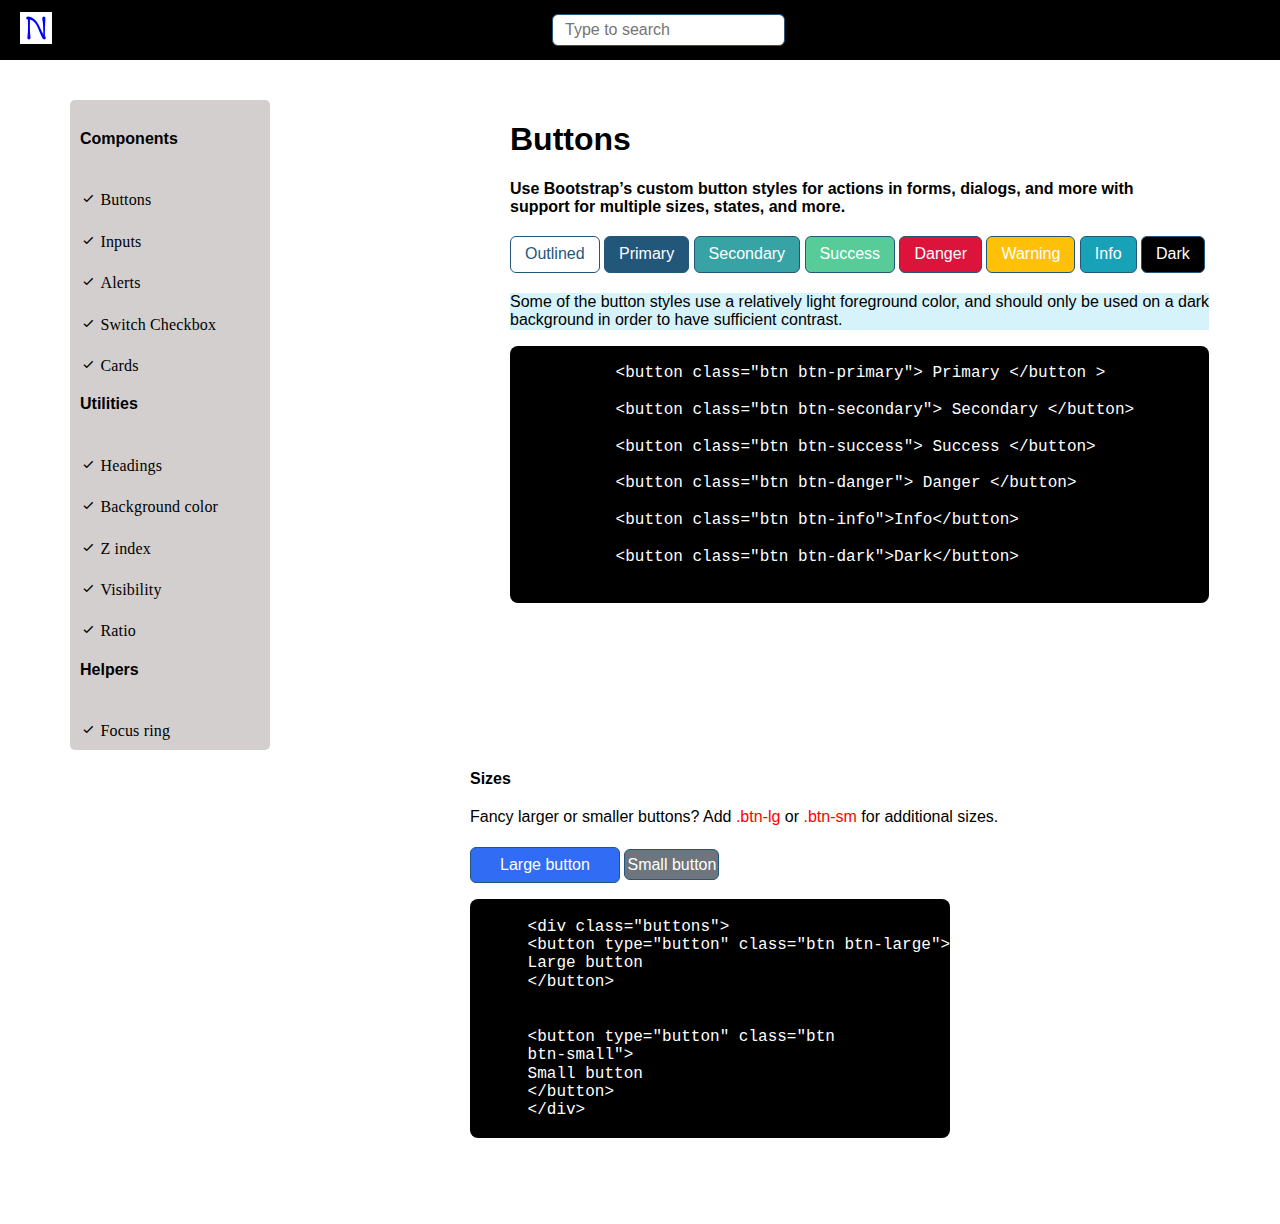
<file: index.html>
<!DOCTYPE html>
<html lang="en">
  <head>
    <meta charset="UTF-8" />
    <meta name="viewport" content="width=device-width, initial-scale=1.0" />
    <title>CSS FRAMEWORK</title>
    <!-- Boxicons -->
    <link
      href="https://unpkg.com/boxicons@2.1.4/css/boxicons.min.css"
      rel="stylesheet"
    />
    <!-- Favicon -->
    <link rel="icon" href="./public/favicon/favicon_io/favicon.ico" />
    <link rel="stylesheet" href="./css/main.min.css" />
  </head>
  <body>
    <header class="bg-dark">
      <div class="container">
        <nav class="flex justify-between item-center">
          <a href="#"
            ><img
              src="./public/favicon/favicon_io/favicon-32x32.png"
              alt="icon"
          /></a>

          <ul class="flex gap-x-16">
            <label for="search">
              <input
                type="search"
                placeholder="Type to search"
                id="search"
                class="input"
              />
            </label>
          </ul>
          <label class="switch">
            <input type="checkbox" />
            <span class="slider"></span>
          </label>
        </nav>
      </div>
    </header>
    <!-- Header ends -->
    <section id="buttonspage">
      <div class="container p">
        <div class="wrapper">
          <div class="side__bar">
            <h4>Components</h4>
            <ul>
              <li>
                <i class="bx bx-check"></i>
                <a href="./"> Buttons </a>
              </li>
              <li>
                <i class="bx bx-check"></i>
                <a href="./pages/inputs/"> Inputs </a>
              </li>
              <li>
                <i class="bx bx-check"></i>
                <a href="./pages/alerts/"> Alerts </a>
              </li>

              <li>
                <i class="bx bx-check"></i>
                <a href="./pages/switchtoggles/"> Switch Checkbox </a>
              </li>
              <li>
                <i class="bx bx-check"></i>
                <a href="./pages/cards/"> Cards </a>
              </li>

              <h4>Utilities</h4>
              <li>
                <i class="bx bx-check"></i>
                <a href="./pages/headings/"> Headings </a>
              </li>
              <li>
                <i class="bx bx-check"></i>
                <a href="./pages/background_color/">Background color</a>
              </li>
              <li>
                <i class="bx bx-check"></i>
                <a href="./pages/z-index/">Z index</a>
              </li>
              <li>
                <i class="bx bx-check"></i>
                <a href="./pages/visibility/">Visibility</a>
              </li>
              <li>
                <i class="bx bx-check"></i>
                <a href="./pages/ratio/">Ratio</a>
              </li>
              <h4>Helpers</h4>
              <li>
                  <i class="bx bx-check"></i>
                  <a href="./pages/Focus_ring/">Focus ring</a>
                </li>
            </ul>
          </div>
          <div class="context">
            <h1>Buttons</h1>
            <h4>
              Use Bootstrap’s custom button styles for actions in forms,
              dialogs, and more with <br />
              support for multiple sizes, states, and more.
            </h4>
            <button class="btn outlined">Outlined</button>
            <button class="btn btn-primary">Primary</button>
            <button class="btn btn-secondary">Secondary</button>
            <button class="btn btn-success">Success</button>
            <button class="btn btn-danger">Danger</button>
            <button class="btn btn-warning">Warning</button>
            <button class="btn btn-info">Info</button>
            <button class="btn btn-dark">Dark</button>

            <p>
              Some of the button styles use a relatively light foreground color,
              and should only be used on a dark <br />
              background in order to have sufficient contrast.
            </p>

            <div class="wrapper bg-dark text-white rounded-4 my-8">
              <pre>
          <code>
           &lt;button class="btn btn-primary"&gt; Primary &lt;/button &gt;

           &lt;button class="btn btn-secondary"&gt; Secondary &lt;/button&gt;

           &lt;button class="btn btn-success"&gt; Success &lt;/button&gt;

           &lt;button class="btn btn-danger"&gt; Danger &lt;/button&gt;

           &lt;button class="btn btn-info"&gt;Info&lt;/button&gt;

           &lt;button class="btn btn-dark"&gt;Dark&lt;/button&gt;
          </code>
          </pre>
            </div>
          </div>
        </div>
        <div class="wrapper__bottom">
          <h4>Sizes</h4>
          <p>
            Fancy larger or smaller buttons? Add <span>.btn-lg</span> or
            <span>.btn-sm </span>for additional sizes.
          </p>
          <div class="buttons">
            <button type="button" 
            class="btn btn-large">
              Large button
            </button>
            <button type="button" 
            class="btn btn-small">
            Small button
          </button>
          </div>
          <div class="wrapper bg-dark text-white rounded-4 my-8">
            <pre><code>
      &lt;div class="buttons"&gt;
      &lt;button type="button" class="btn btn-large"&gt;
      Large button
      &lt;/button&gt;


      &lt;button type="button" class="btn 
      btn-small"&gt;
      Small button
      &lt;/button&gt;
      &lt;/div&gt;
              </code></pre>
        </div>
      </div>
    </section>
  </body>
</html>
</file>
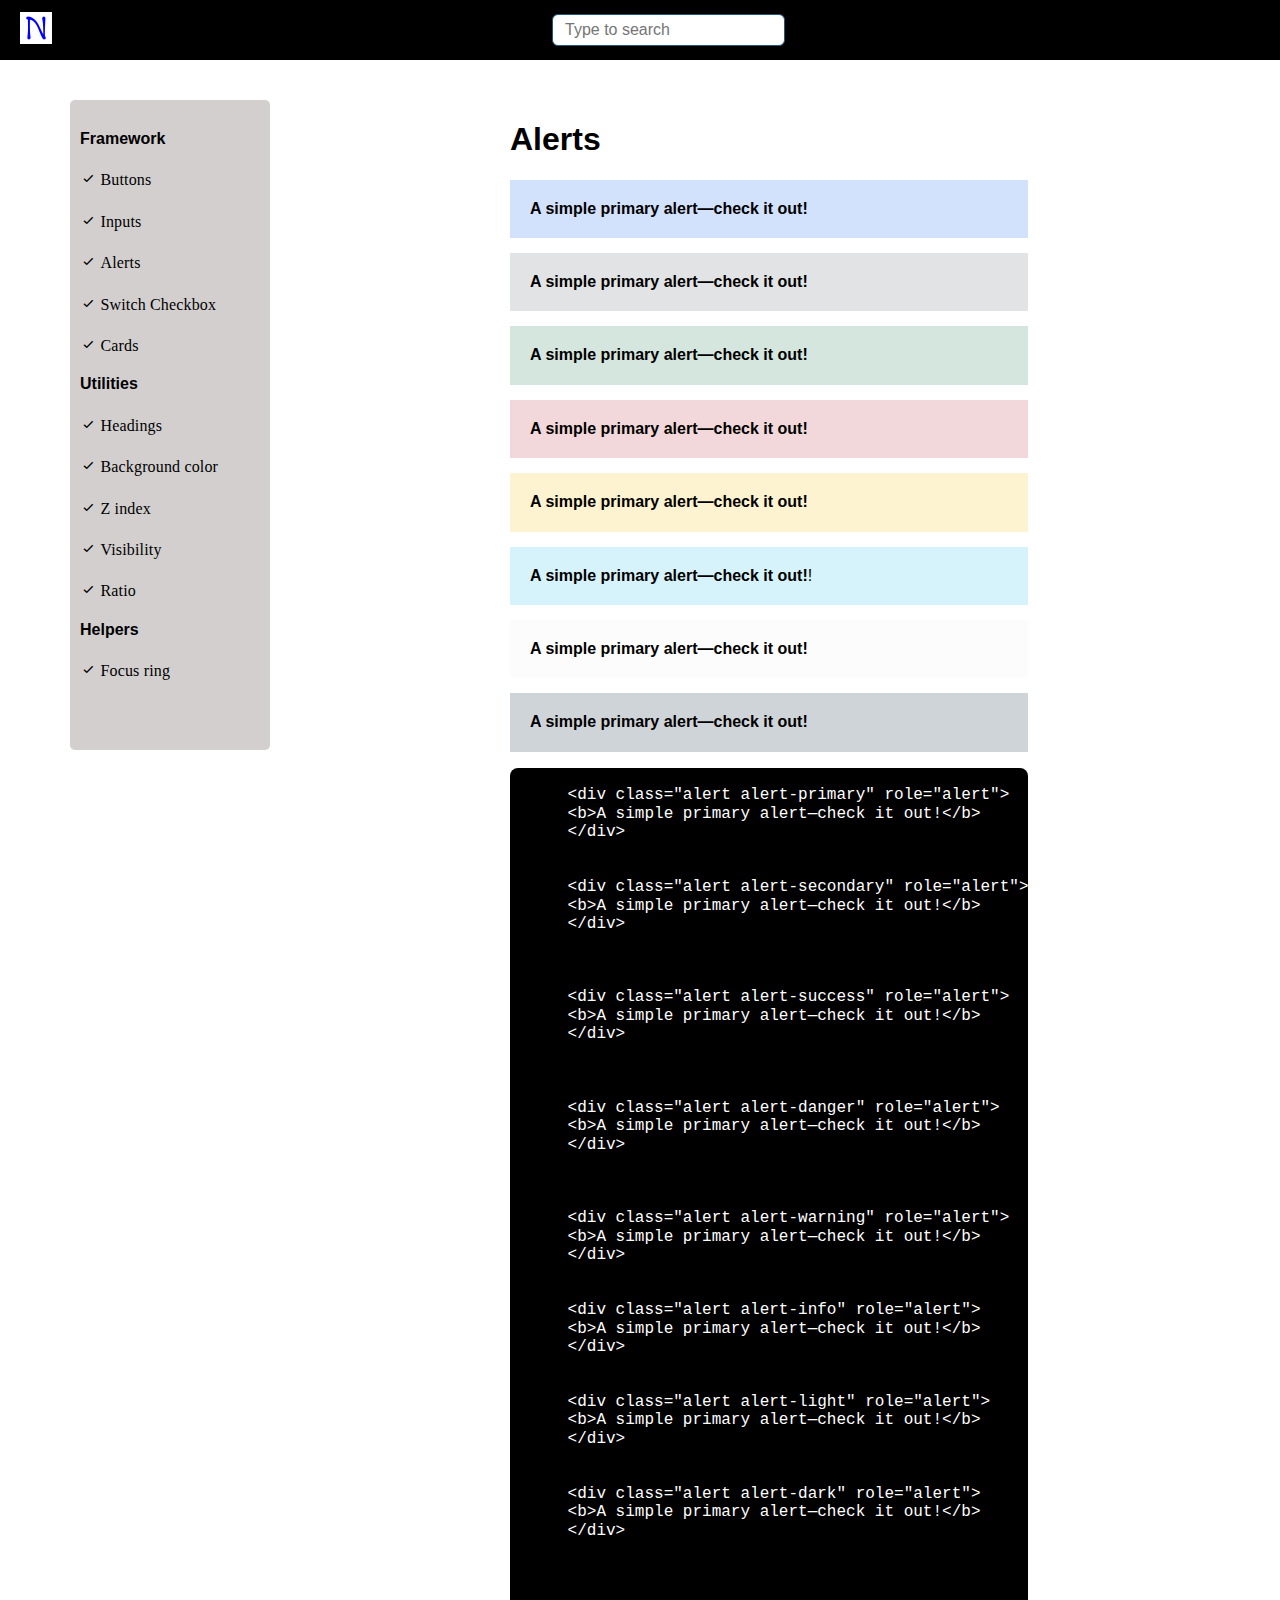
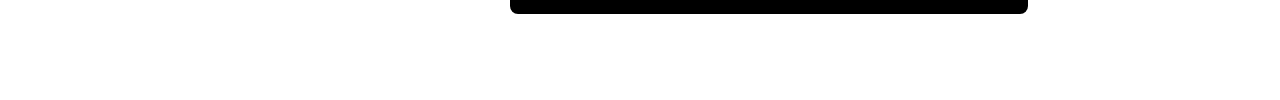
<file: pages/alerts/index.html>
<!DOCTYPE html>
<html lang="en">
  <head>
    <meta charset="UTF-8" />
    <meta name="viewport" content="width=device-width, initial-scale=1.0" />
    <title>CSS FRAMEWORK</title>
    <!-- Boxicons -->
    <link
      href="https://unpkg.com/boxicons@2.1.4/css/boxicons.min.css"
      rel="stylesheet"
        />
        
    <!-- Favicon -->
    <link rel="icon" href="../../public/favicon/favicon_io/favicon.ico" />
    <link rel="stylesheet" href="../../css/main.min.css" />
  </head>
  <body>
    <header class="bg-dark">
      <div class="container">
        <nav class="flex justify-between item-center">
          <a href="#"
            ><img
              src="../../public/favicon/favicon_io/favicon-32x32.png"
              alt="icon"
          /></a>

          <ul class="flex gap-x-16">
            <label for="search">
              <input
                type="search"
                placeholder="Type to search"
                id="search"
                class="input"
              />
            </label>
          </ul>
          <label class="switch">
            <input type="checkbox" />
            <span class="slider"></span>
          </label>
        </nav>
      </div>
    </header>
    <!-- Header ends -->
    <section id="background">
      <div class="container p">
        <div class="wrapper">
          <div class="side__bar">
            <h4>Framework</h4>
            <ul>
                <li>
                  <i class="bx bx-check"></i>
                  <a href="../../"> Buttons </a>
                </li>
                <li>
                  <i class="bx bx-check"></i>
                  <a href="../inputs/"> Inputs </a>
                </li>
                <li>
                  <i class="bx bx-check"></i>
                  <a href="../alerts/"> Alerts </a>
                </li>
  
                <li>
                  <i class="bx bx-check"></i>
                  <a href="../switchtoggles/"> Switch Checkbox </a>
                </li>
                <li>
                  <i class="bx bx-check"></i>
                  <a href="../cards/"> Cards </a>
                </li>
  
                <h4>Utilities</h4>
                <li>
                  <i class="bx bx-check"></i>
                  <a href="../headings/"> Headings </a>
                </li>
                <li>
                  <i class="bx bx-check"></i>
                  <a href="../background_color/">Background color</a>
                </li>
                <li>
                  <i class="bx bx-check"></i>
                  <a href="../z-index/">Z index</a>
                </li>
                <li>
                  <i class="bx bx-check"></i>
                  <a href="../visibility/">Visibility</a>
                </li>
                <li>
                  <i class="bx bx-check"></i>
                  <a href="../ratio/">Ratio</a>
                </li>
                <h4>Helpers</h4>
                <li>
                    <i class="bx bx-check"></i>
                    <a href="../Focus_ring/">Focus ring</a>
                  </li>
              </ul>
          </div>
          <div class="context">
            <h1>Alerts</h1>

            <div class="flexw">
              <div class="alert alert-primary" role="alert">
                <b>A simple primary alert—check it out!</b>
            </div>
            <div class="alert alert-secondary" role="alert">
              <b>A simple primary alert—check it out!</b>
            </div>
            <div class="alert alert-success" role="alert">
              <b>A simple primary alert—check it out!</b>
            </div>
            <div class="alert alert-danger" role="alert">
              <b>A simple primary alert—check it out!</b>
            </div>
            <div class="alert alert-warning" role="alert">
              <b>A simple primary alert—check it out!</b>
            </div>
            <div class="alert alert-info" role="alert">
              <b>A simple primary alert—check it out!</b>!
            </div>
            <div class="alert alert-light" role="alert">
              <b>A simple primary alert—check it out!</b>
            </div>
            <div class="alert alert-dark" role="alert">
              <b>A simple primary alert—check it out!</b>
            </div>
            <div class="wrapper bg-dark text-white rounded-4 my-8">
              <pre>
            <code>
      &lt;div class="alert alert-primary" role="alert"&gt;
      &lt;b&gt;A simple primary alert—check it out!&lt;/b&gt; 
      &lt;/div&gt;


      &lt;div class="alert alert-secondary" role="alert"&gt;
      &lt;b&gt;A simple primary alert—check it out!&lt;/b&gt; 
      &lt;/div&gt;


    
      &lt;div class="alert alert-success" role="alert"&gt;
      &lt;b&gt;A simple primary alert—check it out!&lt;/b&gt; 
      &lt;/div&gt;


    
      &lt;div class="alert alert-danger" role="alert"&gt;
      &lt;b&gt;A simple primary alert—check it out!&lt;/b&gt; 
      &lt;/div&gt;


    
      &lt;div class="alert alert-warning" role="alert"&gt;
      &lt;b&gt;A simple primary alert—check it out!&lt;/b&gt; 
      &lt;/div&gt;


      &lt;div class="alert alert-info" role="alert"&gt;
      &lt;b&gt;A simple primary alert—check it out!&lt;/b&gt; 
      &lt;/div&gt;


      &lt;div class="alert alert-light" role="alert"&gt;
      &lt;b&gt;A simple primary alert—check it out!&lt;/b&gt; 
      &lt;/div&gt;


      &lt;div class="alert alert-dark" role="alert"&gt;
      &lt;b&gt;A simple primary alert—check it out!&lt;/b&gt; 
      &lt;/div&gt;
      
                      
            </code>
          </pre>
            </div>
          </div>
        </div>
      </div>
    </section>
  </body>
</html>
</file>
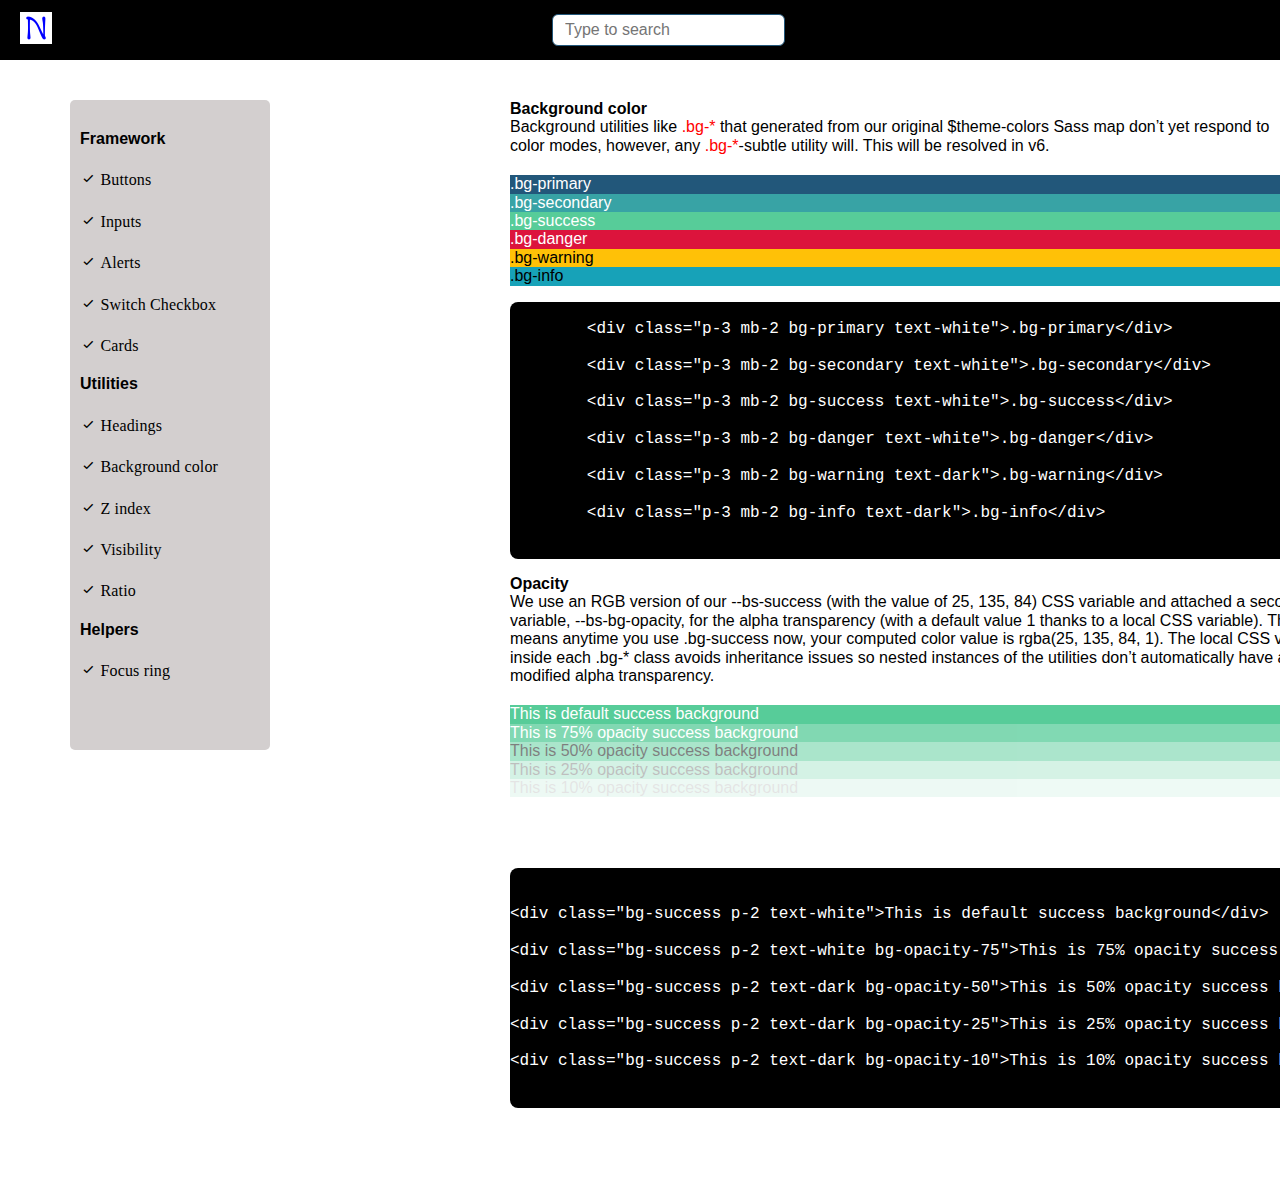
<file: pages/background_color/index.html>
<!DOCTYPE html>
<html lang="en">
  <head>
    <meta charset="UTF-8" />
    <meta name="viewport" content="width=device-width, initial-scale=1.0" />
    <title>CSS FRAMEWORK</title>
    <!-- Boxicons -->
    <link
      href="https://unpkg.com/boxicons@2.1.4/css/boxicons.min.css"
      rel="stylesheet"
        />
        
    <!-- Favicon -->
    <link rel="icon" href="../../public/favicon/favicon_io/favicon.ico" />
    <link rel="stylesheet" href="../../css/main.min.css" />
  </head>
  <body>
    <header class="bg-dark">
      <div class="container">
        <nav class="flex justify-between item-center">
          <a href="#"
            ><img
              src="../../public/favicon/favicon_io/favicon-32x32.png"
              alt="icon"
          /></a>

          <ul class="flex gap-x-16">
            <label for="search">
              <input
                type="search"
                placeholder="Type to search"
                id="search"
                class="input"
              />
            </label>
          </ul>
          <label class="switch">
            <input type="checkbox" />
            <span class="slider"></span>
          </label>
        </nav>
      </div>
    </header>
    <!-- Header ends -->
    <section id="background">
      <div class="container p">
        <div class="wrapper">
          <div class="side__bar">
            <h4>Framework</h4>
            <ul>
                <li>
                  <i class="bx bx-check"></i>
                  <a href="../../"> Buttons </a>
                </li>
                <li>
                  <i class="bx bx-check"></i>
                  <a href="../inputs/"> Inputs </a>
                </li>
                <li>
                  <i class="bx bx-check"></i>
                  <a href="../alerts/"> Alerts </a>
                </li>
  
                <li>
                  <i class="bx bx-check"></i>
                  <a href="../switchtoggles/"> Switch Checkbox </a>
                </li>
                <li>
                  <i class="bx bx-check"></i>
                  <a href="../cards/"> Cards </a>
                </li>
  
                <h4>Utilities</h4>
                <li>
                  <i class="bx bx-check"></i>
                  <a href="../headings/"> Headings </a>
                </li>
                <li>
                  <i class="bx bx-check"></i>
                  <a href="../background_color/">Background color</a>
                </li>
                <li>
                  <i class="bx bx-check"></i>
                  <a href="../z-index/">Z index</a>
                </li>
                <li>
                  <i class="bx bx-check"></i>
                  <a href="../visibility/">Visibility</a>
                </li>
                <li>
                  <i class="bx bx-check"></i>
                  <a href="../ratio/">Ratio</a>
                </li>
                <h4>Helpers</h4>
                <li>
                    <i class="bx bx-check"></i>
                    <a href="../Focus_ring/">Focus ring</a>
                  </li>
              </ul>
          </div>
          <div class="context">
            <h4>Background color</h4>
            <p>
              Background utilities like <span>.bg-*</span> that generated from
              our original $theme-colors Sass map don’t yet respond to <br />
              color modes, however, any <span>.bg-*</span>-subtle utility will.
              This will be resolved in v6.
            </p>

            <div class="background_colors">
              <div class="p-3 mb-2 bg-primary text-white" >.bg-primary</div>

              <div class="p-3 mb-2 bg-secondary text-white">.bg-secondary</div>

              <div class="p-3 mb-2 bg-success text-white">.bg-success</div>

              <div class="p-3 mb-2 bg-danger text-white">.bg-danger</div>

              <div class="p-3 mb-2 bg-warning text-dark">.bg-warning</div>

              <div class="p-3 mb-2 bg-info text-dark">.bg-info</div>

              <div class="wrapper bg-dark text-white rounded-4 my-8">
              <pre>
                <code>
        &lt;div class="p-3 mb-2 bg-primary text-white"&gt;.bg-primary&lt;/div&gt;

        &lt;div class="p-3 mb-2 bg-secondary text-white"&gt;.bg-secondary&lt;/div&gt;

        &lt;div class="p-3 mb-2 bg-success text-white"&gt;.bg-success&lt;/div&gt;

        &lt;div class="p-3 mb-2 bg-danger text-white"&gt;.bg-danger&lt;/div&gt;

        &lt;div class="p-3 mb-2 bg-warning text-dark"&gt;.bg-warning&lt;/div&gt;

        &lt;div class="p-3 mb-2 bg-info text-dark"&gt;.bg-info&lt;/div&gt;
                </code>
            </pre>

            </div>
          </div>
          <div class="Opacity">
            <h4>
                Opacity
            </h4>
            <p>
                We use an RGB version of our --bs-success (with the value of 25, 135, 84) CSS variable and attached a second CSS <br>
                variable, --bs-bg-opacity, for the alpha transparency (with a default value 1 thanks to a local CSS variable). That <br>
                means anytime you use .bg-success now, your computed color value is rgba(25, 135, 84, 1). The local CSS variable <br>
                inside each .bg-* class avoids inheritance issues so nested instances of the utilities don’t automatically have a <br>
                 modified alpha transparency.
            </p>
            <div class="opacity_ex">
    <div class="bg-success p-2 text-white">This is default success background</div>
    <div class="bg-success p-2 text-white bg-opacity-75" style="opacity: 75%;">This is 75% opacity success background</div>
    <div class="bg-success p-2 text-dark bg-opacity-50"style="opacity: 50%;">This is 50% opacity success background</div>
    <div class="bg-success p-2 text-dark bg-opacity-25"style="opacity: 25%;">This is 25% opacity success background</div>
    <div class="bg-success p-2 text-dark bg-opacity-10"style="opacity: 10%;">This is 10% opacity success background</div>
</div>
<pre>
    <code>

        <div class="wrapper bg-dark text-white rounded-4 my-8">
        
&lt;div class="bg-success p-2 text-white"&gt;This is default success background&lt;/div&gt;

&lt;div class="bg-success p-2 text-white bg-opacity-75"&gt;This is 75% opacity success background&lt;/div&gt;

&lt;div class="bg-success p-2 text-dark bg-opacity-50"&gt;This is 50% opacity success background&lt;/div&gt;

&lt;div class="bg-success p-2 text-dark bg-opacity-25"&gt;This is 25% opacity success background&lt;/div&gt;

&lt;div class="bg-success p-2 text-dark bg-opacity-10"&gt;This is 10% opacity success background&lt;/div&gt;

    </code>
</pre>

          </div>
        </div>
      </div>
    </section>
  </body>
</html>
</file>
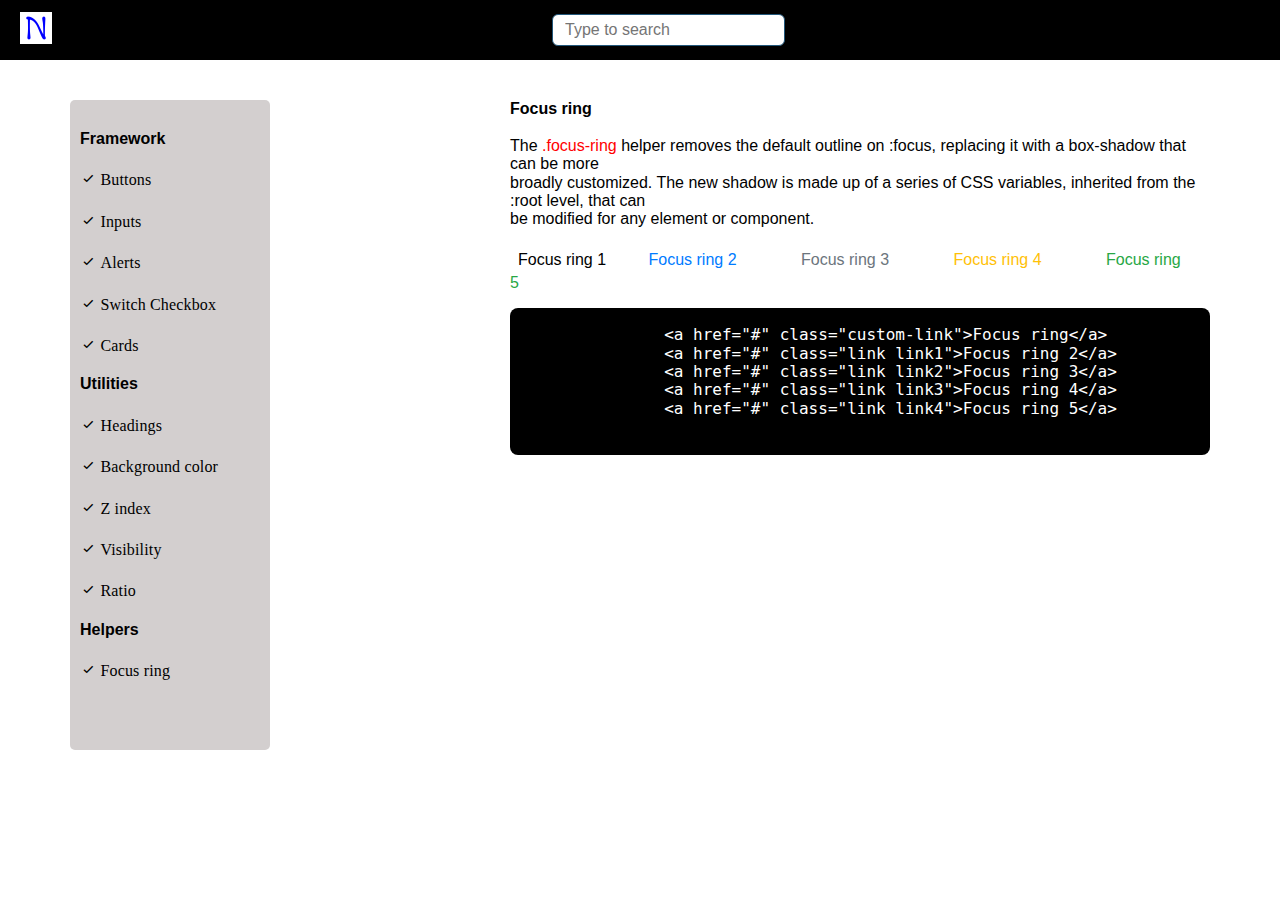
<file: pages/Focus_ring/index.html>
<!DOCTYPE html>
<html lang="en">
  <head>
    <meta charset="UTF-8" />
    <meta name="viewport" content="width=device-width, initial-scale=1.0" />
    <title>CSS FRAMEWORK</title>
    <!-- Boxicons -->
    <link
      href="https://unpkg.com/boxicons@2.1.4/css/boxicons.min.css"
      rel="stylesheet"
    />

    <!-- Favicon -->
    <link rel="icon" href="../../public/favicon/favicon_io/favicon.ico" />
    <link rel="stylesheet" href="../../css/main.min.css" />
  </head>
  <body>
    <header class="bg-dark">
      <div class="container">
        <nav class="flex justify-between item-center">
          <a href="#"
            ><img
              src="../../public/favicon/favicon_io/favicon-32x32.png"
              alt="icon"
          /></a>

          <ul class="flex gap-x-16">
            <label for="search">
              <input
                type="search"
                placeholder="Type to search"
                id="search"
                class="input"
              />
            </label>
          </ul>
          <label class="switch">
            <input type="checkbox" />
            <span class="slider"></span>
          </label>
        </nav>
      </div>
    </header>
    <!-- Header ends -->
    <section id="focusring">
      <div class="container p">
        <div class="wrapper">
          <div class="side__bar">
            <h4>Framework</h4>
            <ul>
              <li>
                <i class="bx bx-check"></i>
                <a href="../../"> Buttons </a>
              </li>
              <li>
                <i class="bx bx-check"></i>
                <a href="../inputs/"> Inputs </a>
              </li>
              <li>
                <i class="bx bx-check"></i>
                <a href="../alerts/"> Alerts </a>
              </li>

              <li>
                <i class="bx bx-check"></i>
                <a href="../switchtoggles/"> Switch Checkbox </a>
              </li>
              <li>
                <i class="bx bx-check"></i>
                <a href="../cards/"> Cards </a>
              </li>

              <h4>Utilities</h4>
              <li>
                <i class="bx bx-check"></i>
                <a href="../headings/"> Headings </a>
              </li>
              <li>
                <i class="bx bx-check"></i>
                <a href="../background_color/">Background color</a>
              </li>
              <li>
                <i class="bx bx-check"></i>
                <a href="../z-index/">Z index</a>
              </li>
              <li>
                <i class="bx bx-check"></i>
                <a href="../visibility/">Visibility</a>
              </li>
              <li>
                <i class="bx bx-check"></i>
                <a href="../ratio/">Ratio</a>
              </li>
              <h4>Helpers</h4>
              <li>
                <i class="bx bx-check"></i>
                <a href="../Focus_ring/">Focus ring</a>
              </li>
            </ul>
          </div>
          <div class="context">
            <h4>Focus ring</h4>
            <br />
            <p>
              The <span style="color: red">.focus-ring</span> helper removes the
              default outline on :focus, replacing it with a box-shadow that can
              be more <br />
              broadly customized. The new shadow is made up of a series of CSS
              variables, inherited from the :root level, that can <br />
              be modified for any element or component.
            </p>
            <br />
            <a href="#" class="custom-link">Focus ring 1</a>
            <a href="#" class="link link1">Focus ring 2</a>
            <a href="#" class="link link2">Focus ring 3</a>
            <a href="#" class="link link3">Focus ring 4</a>
            <a href="#" class="link link4">Focus ring 5</a>
            <div class="wrapper bg-dark text-white rounded-4 my-8">
              <pre>
            <code>
                &lt;a href="#" class="custom-link"&gt;Focus ring&lt;/a&gt;
                &lt;a href="#" class="link link1"&gt;Focus ring 2&lt;/a&gt;
                &lt;a href="#" class="link link2"&gt;Focus ring 3&lt;/a&gt;
                &lt;a href="#" class="link link3"&gt;Focus ring 4&lt;/a&gt;
                &lt;a href="#" class="link link4"&gt;Focus ring 5&lt;/a&gt;
            </code>
        </pre>
            </div>
          </div>
        </div>
      </div>
    </section>
  </body>
</html>
</file>
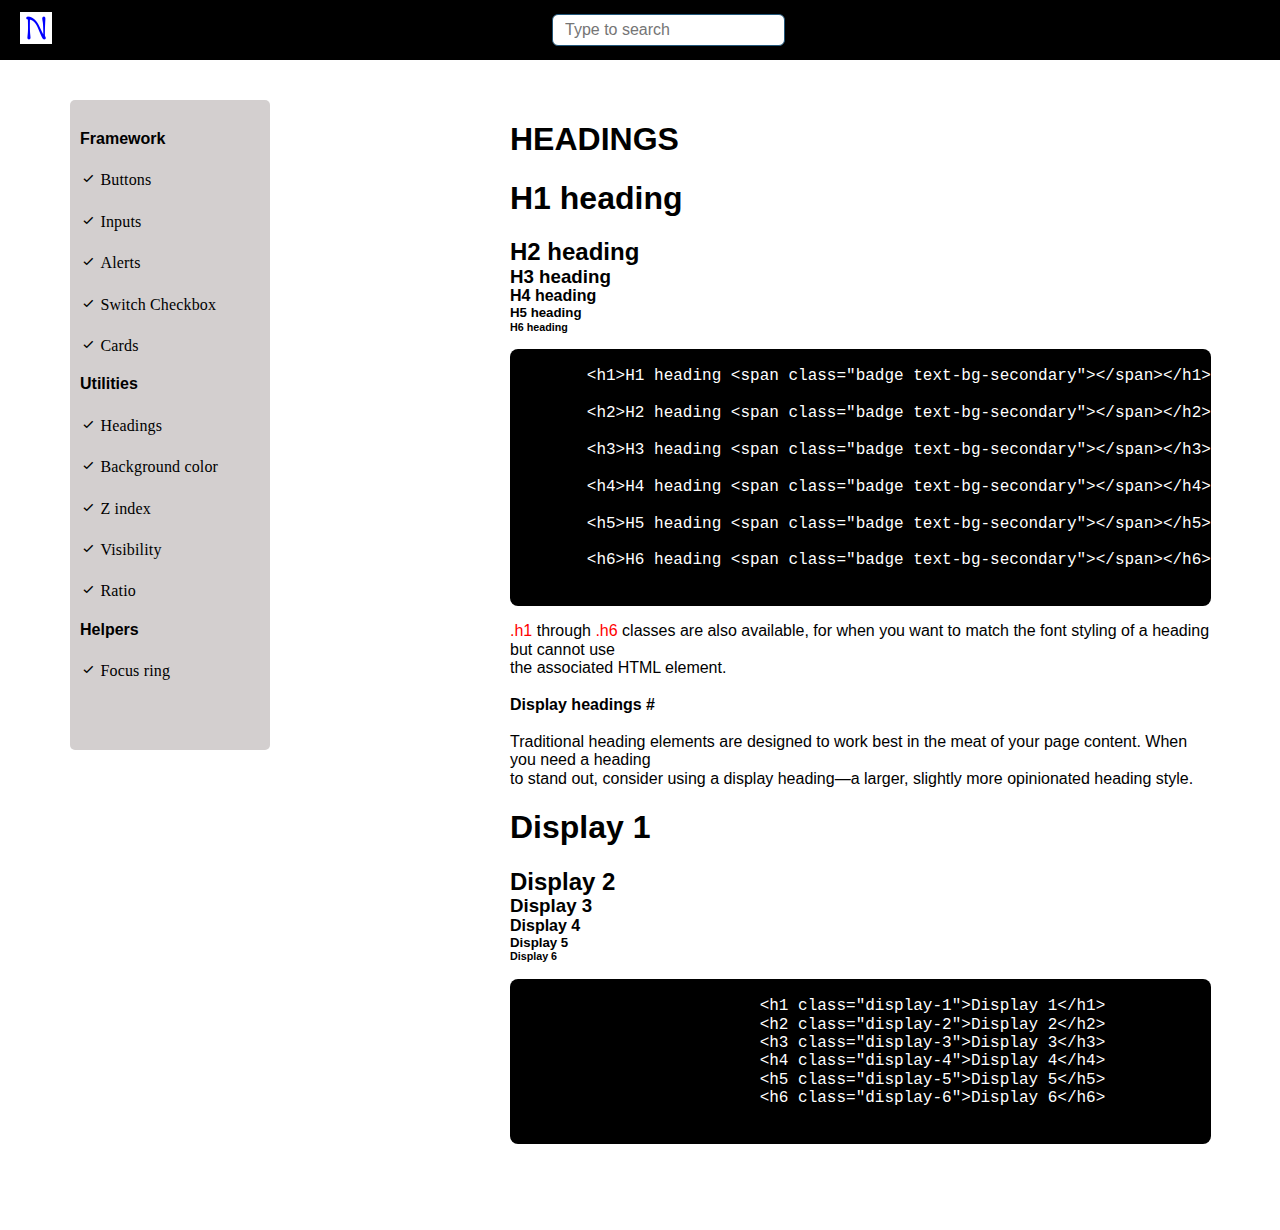
<file: pages/headings/index.html>
<!DOCTYPE html>
<html lang="en">
  <head>
    <meta charset="UTF-8" />
    <meta name="viewport" content="width=device-width, initial-scale=1.0" />
    <title>CSS FRAMEWORK</title>
    <!-- Boxicons -->
    <link
      href="https://unpkg.com/boxicons@2.1.4/css/boxicons.min.css"
      rel="stylesheet"
        />
        
    <!-- Favicon -->
    <link rel="icon" href="../../public/favicon/favicon_io/favicon.ico" />
    <link rel="stylesheet" href="../../css/main.min.css" />
  </head>
  <body>
    <header class="bg-dark">
      <div class="container">
        <nav class="flex justify-between item-center">
          <a href="#"
            ><img
              src="../../public/favicon/favicon_io/favicon-32x32.png"
              alt="icon"
          /></a>

          <ul class="flex gap-x-16">
            <label for="search">
              <input
                type="search"
                placeholder="Type to search"
                id="search"
                class="input"
              />
            </label>
          </ul>
          <label class="switch">
            <input type="checkbox" />
            <span class="slider"></span>
          </label>
        </nav>
      </div>
    </header>
    <!-- Header ends -->
    <section id="background">
      <div class="container p">
        <div class="wrapper">
          <div class="side__bar">
            <h4>Framework</h4>
            <ul>
                <li>
                  <i class="bx bx-check"></i>
                  <a href="../../"> Buttons </a>
                </li>
                <li>
                  <i class="bx bx-check"></i>
                  <a href="../inputs/"> Inputs </a>
                </li>
                <li>
                  <i class="bx bx-check"></i>
                  <a href="../alerts/"> Alerts </a>
                </li>
  
                <li>
                  <i class="bx bx-check"></i>
                  <a href="../switchtoggles/"> Switch Checkbox </a>
                </li>
                <li>
                  <i class="bx bx-check"></i>
                  <a href="../cards/"> Cards </a>
                </li>
  
                <h4>Utilities</h4>
                <li>
                  <i class="bx bx-check"></i>
                  <a href="../headings/"> Headings </a>
                </li>
                <li>
                  <i class="bx bx-check"></i>
                  <a href="../background_color/">Background color</a>
                </li>
                <li>
                  <i class="bx bx-check"></i>
                  <a href="../z-index/">Z index</a>
                </li>
                <li>
                  <i class="bx bx-check"></i>
                  <a href="../visibility/">Visibility</a>
                </li>
                <li>
                  <i class="bx bx-check"></i>
                  <a href="../ratio/">Ratio</a>
                </li>
                <h4>Helpers</h4>
                <li>
                    <i class="bx bx-check"></i>
                    <a href="../Focus_ring/">Focus ring</a>
                  </li>
              </ul>
          </div>
          <div class="context">
            <h1>HEADINGS</h1>

            <div class="flexw">
              <h1>H1 heading <span class="badge text-bg-secondary"></span></h1>
              <h2>H2 heading <span class="badge text-bg-secondary"></span></h2>
              <h3>H3 heading <span class="badge text-bg-secondary"></span></h3>
              <h4>H4 heading <span class="badge text-bg-secondary"></span></h4>
              <h5>H5 heading <span class="badge text-bg-secondary"></span></h5>
              <h6>H6 heading <span class="badge text-bg-secondary"></span></h6>
            </div>

            <div class="wrapper bg-dark text-white rounded-4 my-8">
              <pre><code>
        &lt;h1&gt;H1 heading &lt;span class="badge text-bg-secondary"&gt;&lt;/span&gt;&lt;/h1&gt;

        &lt;h2&gt;H2 heading &lt;span class="badge text-bg-secondary"&gt;&lt;/span&gt;&lt;/h2&gt;

        &lt;h3&gt;H3 heading &lt;span class="badge text-bg-secondary"&gt;&lt;/span&gt;&lt;/h3&gt;

        &lt;h4&gt;H4 heading &lt;span class="badge text-bg-secondary"&gt;&lt;/span&gt;&lt;/h4&gt;

        &lt;h5&gt;H5 heading &lt;span class="badge text-bg-secondary"&gt;&lt;/span&gt;&lt;/h5&gt;

        &lt;h6&gt;H6 heading &lt;span class="badge text-bg-secondary"&gt;&lt;/span&gt;&lt;/h6&gt;
                </code>
              </pre>
            </div>
            <p>
              <span>.h1</span> through <span>.h6</span> classes are also
              available, for when you want to match the font styling of a
              heading but cannot use <br />
              the associated HTML element. 
            </p>
            <br>

            <h4>Display headings #</h4> <br>
            <p>
              Traditional heading elements are designed to work best in the meat
              of your page content. When you need a heading <br />
              to stand out, consider using a display heading—a larger, slightly
              more opinionated heading style.
            </p>

            <h1 class="display-1">Display 1</h1>
            <h2 class="display-2">Display 2</h2>
            <h3 class="display-3">Display 3</h3>
            <h4 class="display-4">Display 4</h4>
            <h5 class="display-5">Display 5</h5>
            <h6 class="display-6">Display 6</h6>

            <div class="wrapper bg-dark text-white rounded-4 my-8">
            <pre>
              <code>
                          &lt;h1 class="display-1"&gt;Display 1&lt;/h1&gt;
                          &lt;h2 class="display-2"&gt;Display 2&lt;/h2&gt;
                          &lt;h3 class="display-3"&gt;Display 3&lt;/h3&gt;
                          &lt;h4 class="display-4"&gt;Display 4&lt;/h4&gt;
                          &lt;h5 class="display-5"&gt;Display 5&lt;/h5&gt;
                          &lt;h6 class="display-6"&gt;Display 6&lt;/h6&gt;
                          </code>
            </pre>
          </div>
        </div>
      </div>
    </section>
  </body>
</html>
</file>
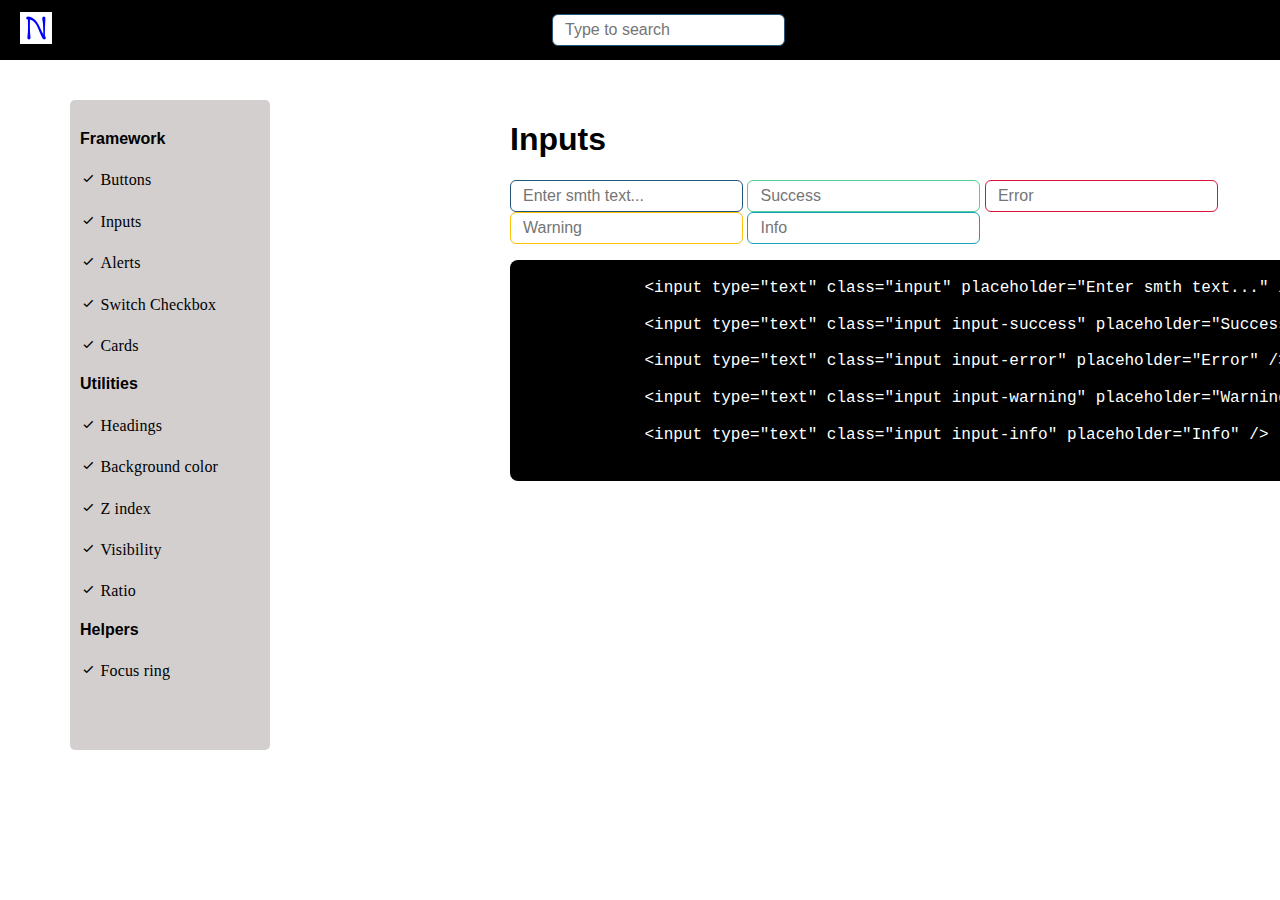
<file: pages/inputs/index.html>
<!DOCTYPE html>
<html lang="en">
  <head>
    <meta charset="UTF-8" />
    <meta name="viewport" content="width=device-width, initial-scale=1.0" />
    <title>CSS FRAMEWORK</title>
    <!-- Boxicons -->
    <link
      href="https://unpkg.com/boxicons@2.1.4/css/boxicons.min.css"
      rel="stylesheet"
        />
        
    <!-- Favicon -->
    <link rel="icon" href="../../public/favicon/favicon_io/favicon.ico" />
    <link rel="stylesheet" href="../../css/main.min.css" />
  </head>
  <body>
    <header class="bg-dark">
      <div class="container">
        <nav class="flex justify-between item-center">
          <a href="#"
            ><img
              src="../../public/favicon/favicon_io/favicon-32x32.png"
              alt="icon"
          /></a>

          <ul class="flex gap-x-16">
            <label for="search">
              <input
                type="search"
                placeholder="Type to search"
                id="search"
                class="input"
              />
            </label>
          </ul>
          <label class="switch">
            <input type="checkbox" />
            <span class="slider"></span>
          </label>
        </nav>
      </div>
    </header>
    <!-- Header ends -->
    <section id="background">
      <div class="container p">
        <div class="wrapper">
          <div class="side__bar">
            <h4>Framework</h4>
            <ul>
                <li>
                  <i class="bx bx-check"></i>
                  <a href="../../"> Buttons </a>
                </li>
                <li>
                  <i class="bx bx-check"></i>
                  <a href="../inputs/"> Inputs </a>
                </li>
                <li>
                  <i class="bx bx-check"></i>
                  <a href="../alerts/"> Alerts </a>
                </li>
  
                <li>
                  <i class="bx bx-check"></i>
                  <a href="../switchtoggles/"> Switch Checkbox </a>
                </li>
                <li>
                  <i class="bx bx-check"></i>
                  <a href="../cards/"> Cards </a>
                </li>
  
                <h4>Utilities</h4>
                <li>
                  <i class="bx bx-check"></i>
                  <a href="../headings/"> Headings </a>
                </li>
                <li>
                  <i class="bx bx-check"></i>
                  <a href="../background_color/">Background color</a>
                </li>
                <li>
                  <i class="bx bx-check"></i>
                  <a href="../z-index/">Z index</a>
                </li>
                <li>
                  <i class="bx bx-check"></i>
                  <a href="../visibility/">Visibility</a>
                </li>
                <li>
                  <i class="bx bx-check"></i>
                  <a href="../ratio/">Ratio</a>
                </li>
                <h4>Helpers</h4>
                <li>
                    <i class="bx bx-check"></i>
                    <a href="../Focus_ring/">Focus ring</a>
                  </li>
              </ul>
          </div>
          <div class="context">
            <h1>Inputs</h1>

            <div class="flexw">
              <input
                type="text"
                class="input"
                placeholder="Enter smth text..."
              />
              <input
                type="text"
                class="input input-success"
                placeholder="Success"
              />
              <input
                type="text"
                class="input input-error"
                placeholder="Error"
              />
              <input
                type="text"
                class="input input-warning"
                placeholder="Warning"
              />
              <input type="text" class="input input-info" placeholder="Info" />
            </div>

            <div class="wrapper bg-dark text-white rounded-4 my-8">
              <pre>
            <code>
              &lt;input type="text" class="input" placeholder="Enter smth text..." /&gt;
    
              &lt;input type="text" class="input input-success" placeholder="Success" /&gt;
    
              &lt;input type="text" class="input input-error" placeholder="Error" /&gt;
    
              &lt;input type="text" class="input input-warning" placeholder="Warning" /&gt;
    
              &lt;input type="text" class="input input-info" placeholder="Info" /&gt;
            </code>
          </pre>
            </div>
          </div>
        </div>
      </div>
    </section>
  </body>
</html>
</file>
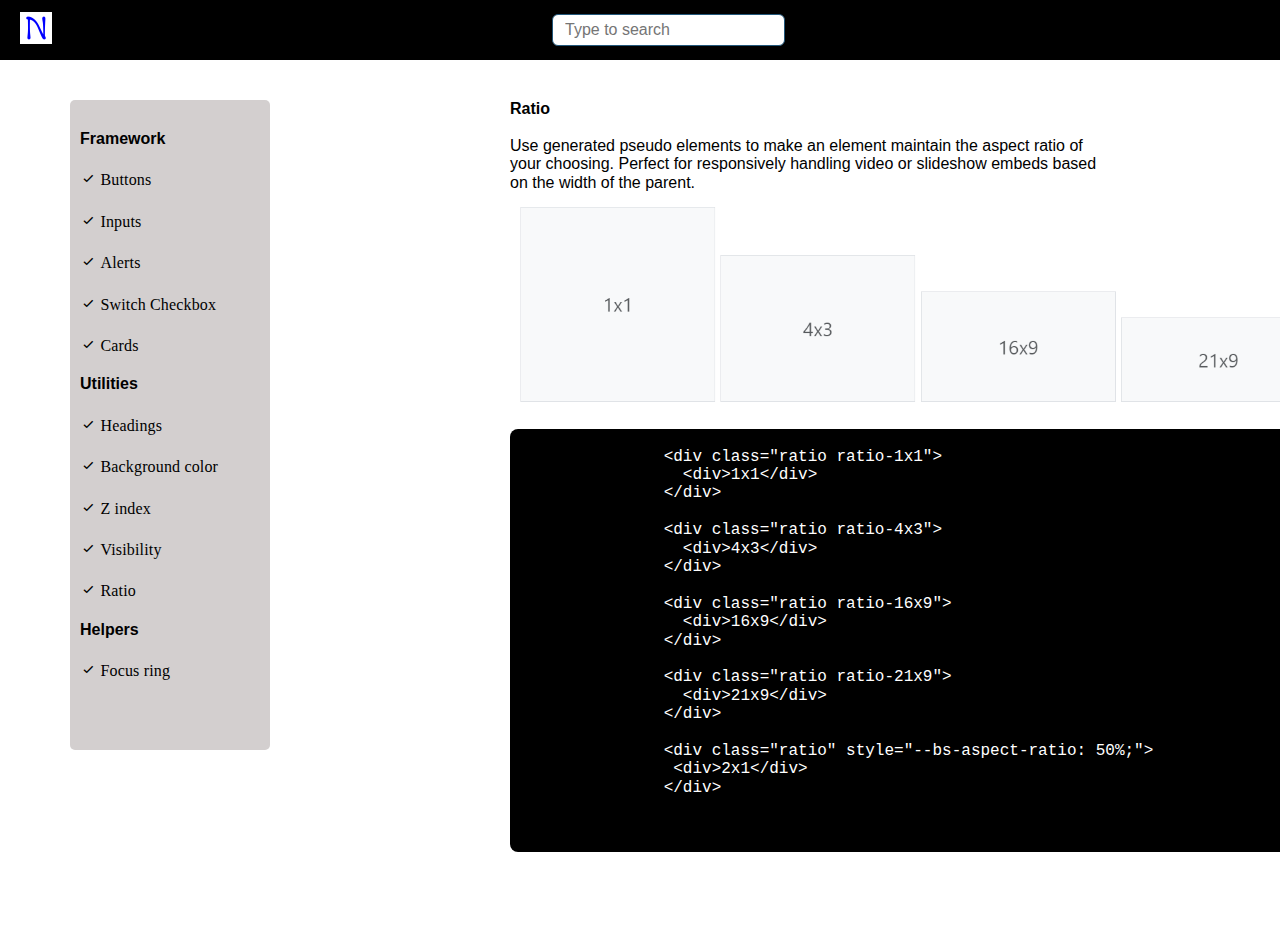
<file: pages/ratio/index.html>
<!DOCTYPE html>
<html lang="en">
  <head>
    <meta charset="UTF-8" />
    <meta name="viewport" content="width=device-width, initial-scale=1.0" />
    <title>CSS FRAMEWORK</title>
    <!-- Boxicons -->
    <link
      href="https://unpkg.com/boxicons@2.1.4/css/boxicons.min.css"
      rel="stylesheet"
        />
        
    <!-- Favicon -->
    <link rel="icon" href="../../public/favicon/favicon_io/favicon.ico" />
    <link rel="stylesheet" href="../../css/main.min.css" />
  </head>
  <body>
    <header class="bg-dark">
      <div class="container">
        <nav class="flex justify-between item-center">
          <a href="#"
            ><img
              src="../../public/favicon/favicon_io/favicon-32x32.png"
              alt="icon"
          /></a>

          <ul class="flex gap-x-16">
            <label for="search">
              <input
                type="search"
                placeholder="Type to search"
                id="search"
                class="input"
              />
            </label>
          </ul>
          <label class="switch">
            <input type="checkbox" />
            <span class="slider"></span>
          </label>
        </nav>
      </div>
    </header>
    <!-- Header ends -->
    <section id="background">
      <div class="container p">
        <div class="wrapper">
          <div class="side__bar">
            <h4>Framework</h4>
            <ul>
                <li>
                  <i class="bx bx-check"></i>
                  <a href="../../"> Buttons </a>
                </li>
                <li>
                  <i class="bx bx-check"></i>
                  <a href="../inputs/"> Inputs </a>
                </li>
                <li>
                  <i class="bx bx-check"></i>
                  <a href="../alerts/"> Alerts </a>
                </li>
  
                <li>
                  <i class="bx bx-check"></i>
                  <a href="../switchtoggles/"> Switch Checkbox </a>
                </li>
                <li>
                  <i class="bx bx-check"></i>
                  <a href="../cards/"> Cards </a>
                </li>
  
                <h4>Utilities</h4>
                <li>
                  <i class="bx bx-check"></i>
                  <a href="../headings/"> Headings </a>
                </li>
                <li>
                  <i class="bx bx-check"></i>
                  <a href="../background_color/">Background color</a>
                </li>
                <li>
                  <i class="bx bx-check"></i>
                  <a href="../z-index/">Z index</a>
                </li>
                <li>
                  <i class="bx bx-check"></i>
                  <a href="../visibility/">Visibility</a>
                </li>
                <li>
                  <i class="bx bx-check"></i>
                  <a href="../ratio/">Ratio</a>
                </li>
                <h4>Helpers</h4>
                <li>
                    <i class="bx bx-check"></i>
                    <a href="../Focus_ring/">Focus ring</a>
                  </li>
              </ul>
          </div>
          <div class="context">
            <h4>Ratio</h4>
            <br />

            <p>
              Use generated pseudo elements to make an element maintain the
              aspect ratio of <br />
              your choosing. Perfect for responsively handling video or
              slideshow embeds based <br />
              on the width of the parent.
            </p>
            <img
              src="../../assets/images/aspect_ratio.png"
              alt="ratio"
              width="900px"
            />

            <div class="wrapper bg-dark text-white rounded-4 my-8">
              <pre>
          <code>            
                &lt;div class="ratio ratio-1x1"&gt;
                  &lt;div&gt;1x1&lt;/div&gt;
                &lt;/div&gt;

                &lt;div class="ratio ratio-4x3"&gt;
                  &lt;div&gt;4x3&lt;/div&gt;
                &lt;/div&gt;

                &lt;div class="ratio ratio-16x9"&gt;
                  &lt;div&gt;16x9&lt;/div&gt;
                &lt;/div&gt;

                &lt;div class="ratio ratio-21x9"&gt;
                  &lt;div&gt;21x9&lt;/div&gt;
                &lt;/div&gt;

                &lt;div class="ratio" style="--bs-aspect-ratio: 50%;"&gt;
                 &lt;div&gt;2x1&lt;/div&gt;
                &lt;/div&gt;                                     
                       
          </code>
          </pre>
            </div>
          </div>
        </div>
      </div>
    </section>
  </body>
</html>
</file>
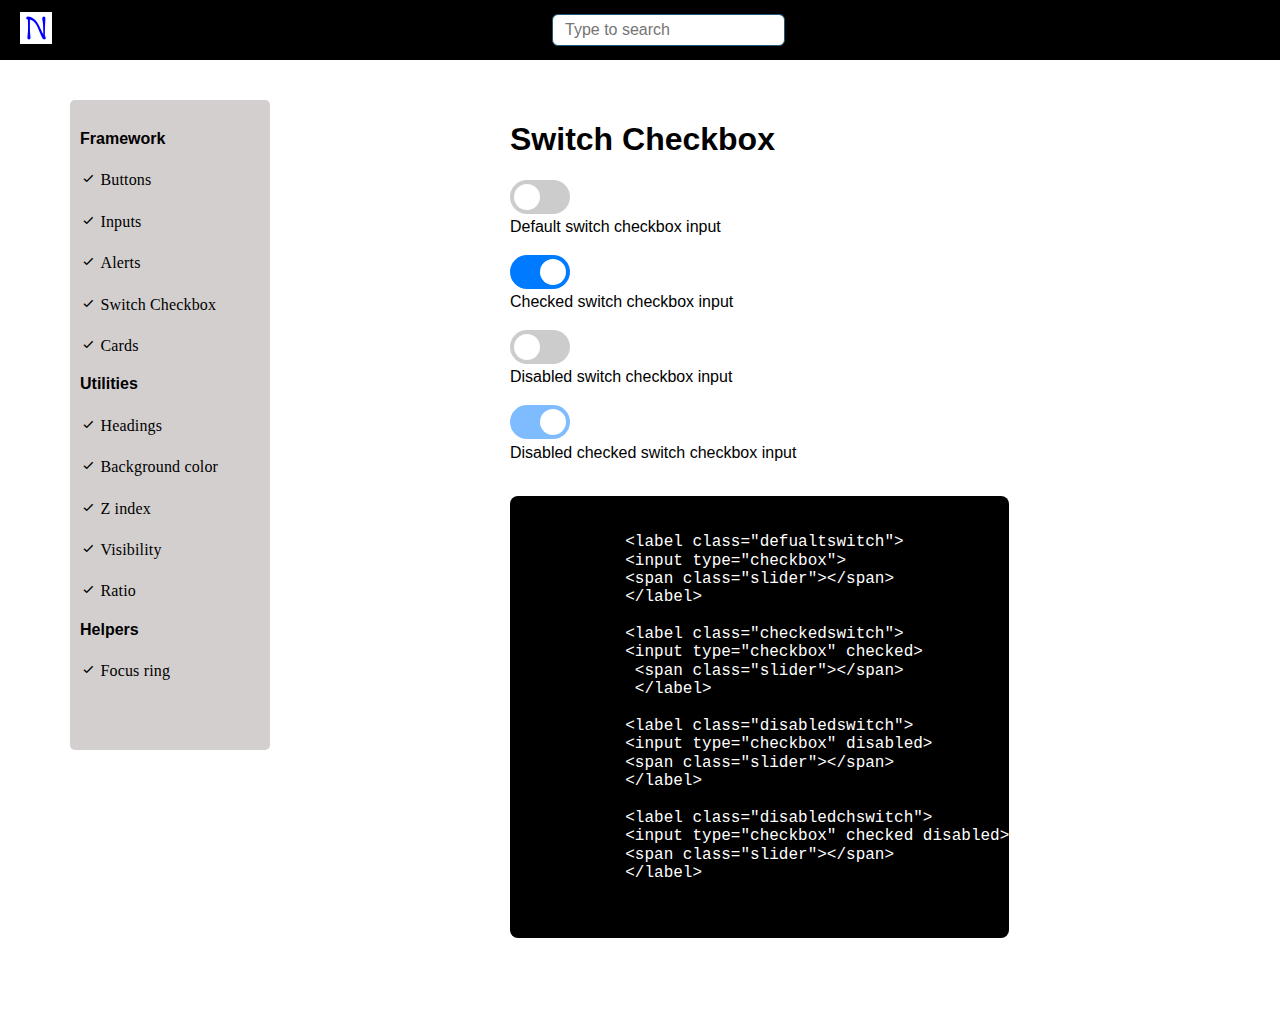
<file: pages/switchtoggles/index.html>
<!DOCTYPE html>
<html lang="en">
  <head>
    <meta charset="UTF-8" />
    <meta name="viewport" content="width=device-width, initial-scale=1.0" />
    <title>CSS FRAMEWORK</title>
    <!-- Boxicons -->
    <link
      href="https://unpkg.com/boxicons@2.1.4/css/boxicons.min.css"
      rel="stylesheet"
        />
        
    <!-- Favicon -->
    <link rel="icon" href="../../public/favicon/favicon_io/favicon.ico" />
    <link rel="stylesheet" href="../../css/main.min.css" />
  </head>
  <body>
    <header class="bg-dark">
      <div class="container">
        <nav class="flex justify-between item-center">
          <a href="#"
            ><img
              src="../../public/favicon/favicon_io/favicon-32x32.png"
              alt="icon"
          /></a>

          <ul class="flex gap-x-16">
            <label for="search">
              <input
                type="search"
                placeholder="Type to search"
                id="search"
                class="input"
              />
            </label>
          </ul>
          <label class="switch">
            <input type="checkbox" />
            <span class="slider"></span>
          </label>
        </nav>
      </div>
    </header>
    <!-- Header ends -->
    <section id="background">
      <div class="container p">
        <div class="wrapper">
          <div class="side__bar">
            <h4>Framework</h4>
            <ul>
                <li>
                  <i class="bx bx-check"></i>
                  <a href="../../"> Buttons </a>
                </li>
                <li>
                  <i class="bx bx-check"></i>
                  <a href="../inputs/"> Inputs </a>
                </li>
                <li>
                  <i class="bx bx-check"></i>
                  <a href="../alerts/"> Alerts </a>
                </li>
  
                <li>
                  <i class="bx bx-check"></i>
                  <a href="../switchtoggles/"> Switch Checkbox </a>
                </li>
                <li>
                  <i class="bx bx-check"></i>
                  <a href="../cards/"> Cards </a>
                </li>
  
                <h4>Utilities</h4>
                <li>
                  <i class="bx bx-check"></i>
                  <a href="../headings/"> Headings </a>
                </li>
                <li>
                  <i class="bx bx-check"></i>
                  <a href="../background_color/">Background color</a>
                </li>
                <li>
                  <i class="bx bx-check"></i>
                  <a href="../z-index/">Z index</a>
                </li>
                <li>
                  <i class="bx bx-check"></i>
                  <a href="../visibility/">Visibility</a>
                </li>
                <li>
                  <i class="bx bx-check"></i>
                  <a href="../ratio/">Ratio</a>
                </li>
                <h4>Helpers</h4>
                <li>
                    <i class="bx bx-check"></i>
                    <a href="../Focus_ring/">Focus ring</a>
                  </li>
              </ul>
          </div>
          <div class="context">
            <h1>Switch Checkbox</h1>

            <div class="flexw">
              <label class="defualtswitch">
                <input type="checkbox" />
                <span class="slider"></span>
              </label>
              <br />
              <p>Default switch checkbox input</p>
              <br />

              <label class="checkedswitch">
                <input type="checkbox" checked />
                <span class="slider"></span>
              </label>
              <br />
              <p>Checked switch checkbox input</p>
              <br />

              <label class="disabledswitch">
                <input type="checkbox" disabled />
                <span class="slider"></span>
              </label>
              <br />
              <p>Disabled switch checkbox input</p>
              <br />

              <label class="disabledchswitch">
                <input type="checkbox" checked disabled />
                <span class="slider"></span>
              </label>
              <br />
              <p>Disabled checked switch checkbox input</p>
              <br />
            </div>

            <div class="wrapper bg-dark text-white rounded-4 my-8">
              <pre>
                    <code>
                        
            &lt;label class="defualtswitch"&gt;
            &lt;input type="checkbox"&gt;
            &lt;span class="slider"&gt;&lt;/span&gt;
            &lt;/label&gt;
                    
            &lt;label class="checkedswitch"&gt;
            &lt;input type="checkbox" checked&gt;
             &lt;span class="slider"&gt;&lt;/span&gt;
             &lt;/label&gt;
                    
            &lt;label class="disabledswitch"&gt;
            &lt;input type="checkbox" disabled&gt;
            &lt;span class="slider"&gt;&lt;/span&gt;
            &lt;/label&gt;
                    
            &lt;label class="disabledchswitch"&gt;
            &lt;input type="checkbox" checked disabled&gt;
            &lt;span class="slider"&gt;&lt;/span&gt;
            &lt;/label&gt;

                    </code>
                </pre>
            </div>
          </div>
        </div>
      </div>
    </section>
  </body>
</html>
</file>
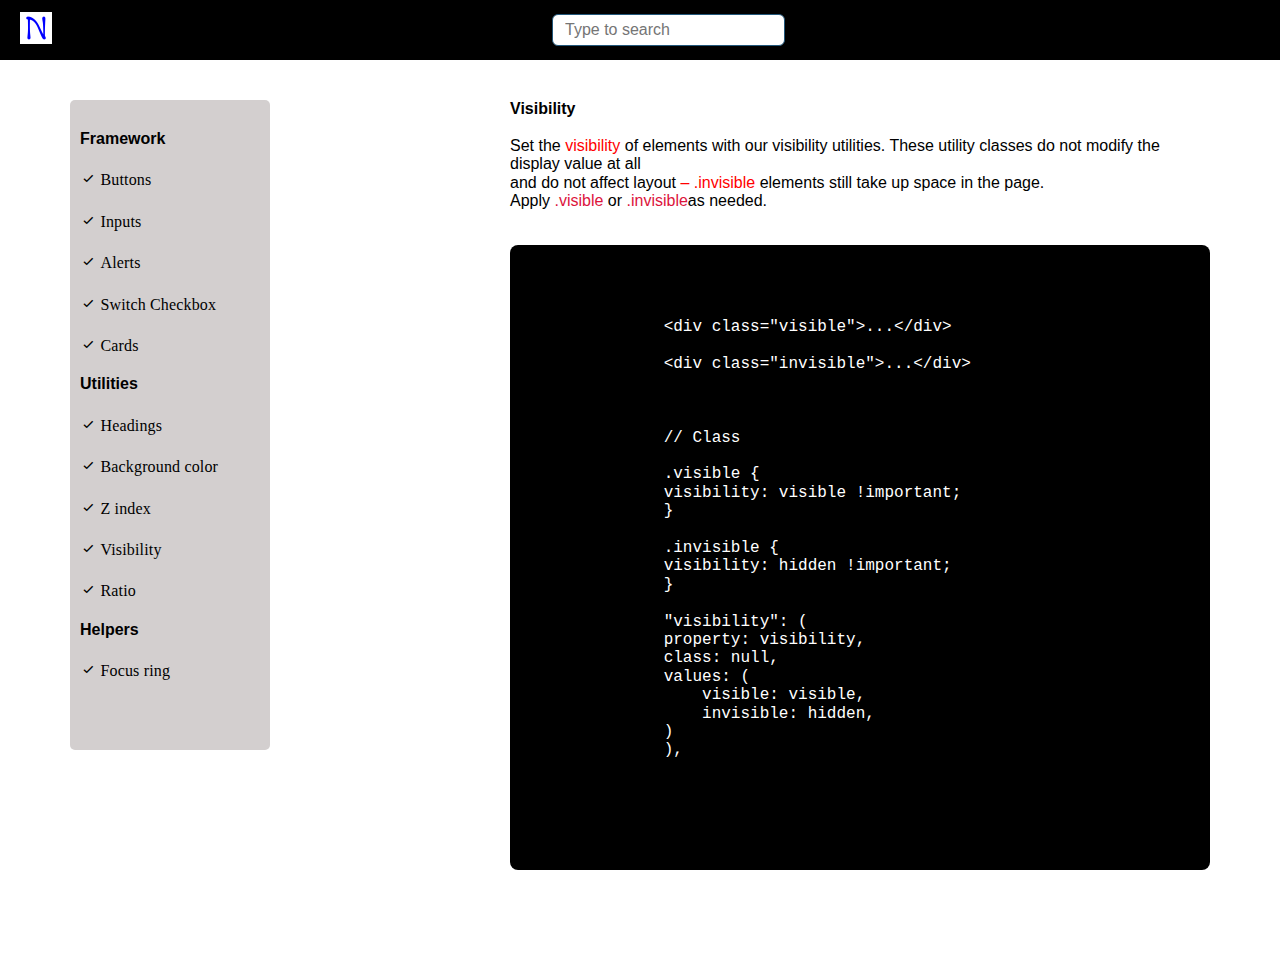
<file: pages/visibility/index.html>
<!DOCTYPE html>
<html lang="en">
  <head>
    <meta charset="UTF-8" />
    <meta name="viewport" content="width=device-width, initial-scale=1.0" />
    <title>CSS FRAMEWORK</title>
    <!-- Boxicons -->
    <link
      href="https://unpkg.com/boxicons@2.1.4/css/boxicons.min.css"
      rel="stylesheet"
        />
        
    <!-- Favicon -->
    <link rel="icon" href="../../public/favicon/favicon_io/favicon.ico" />
    <link rel="stylesheet" href="../../css/main.min.css" />
  </head>
  <body>
    <header class="bg-dark">
      <div class="container">
        <nav class="flex justify-between item-center">
          <a href="#"
            ><img
              src="../../public/favicon/favicon_io/favicon-32x32.png"
              alt="icon"
          /></a>

          <ul class="flex gap-x-16">
            <label for="search">
              <input
                type="search"
                placeholder="Type to search"
                id="search"
                class="input"
              />
            </label>
          </ul>
          <label class="switch">
            <input type="checkbox" />
            <span class="slider"></span>
          </label>
        </nav>
      </div>
    </header>
    <!-- Header ends -->
    <section id="background">
      <div class="container p">
        <div class="wrapper">
          <div class="side__bar">
            <h4>Framework</h4>
            <ul>
                <li>
                  <i class="bx bx-check"></i>
                  <a href="../../"> Buttons </a>
                </li>
                <li>
                  <i class="bx bx-check"></i>
                  <a href="../inputs/"> Inputs </a>
                </li>
                <li>
                  <i class="bx bx-check"></i>
                  <a href="../alerts/"> Alerts </a>
                </li>
  
                <li>
                  <i class="bx bx-check"></i>
                  <a href="../switchtoggles/"> Switch Checkbox </a>
                </li>
                <li>
                  <i class="bx bx-check"></i>
                  <a href="../cards/"> Cards </a>
                </li>
  
                <h4>Utilities</h4>
                <li>
                  <i class="bx bx-check"></i>
                  <a href="../headings/"> Headings </a>
                </li>
                <li>
                  <i class="bx bx-check"></i>
                  <a href="../background_color/">Background color</a>
                </li>
                <li>
                  <i class="bx bx-check"></i>
                  <a href="../z-index/">Z index</a>
                </li>
                <li>
                  <i class="bx bx-check"></i>
                  <a href="../visibility/">Visibility</a>
                </li>
                <li>
                  <i class="bx bx-check"></i>
                  <a href="../ratio/">Ratio</a>
                </li>
                <h4>Helpers</h4>
                <li>
                    <i class="bx bx-check"></i>
                    <a href="../Focus_ring/">Focus ring</a>
                  </li>
              </ul>
          </div>
          <div class="context">
            <h4>Visibility</h4>
            <br />

            <p>
              Set the <span style="color: red">visibility</span> of elements
              with our visibility utilities. These utility classes do not modify
              the display value at all <br />
              and do not affect layout
              <span style="color: red">– .invisible</span> elements still take
              up space in the page.
            </p>
            <p>
              Apply <span style="color: crimson">.visible </span>or
              <span style="color: crimson">.invisible</span>as needed.
            </p>
            <br />
            <div class="wrapper bg-dark text-white rounded-4 my-8">
              <pre>
          <code>
            <pre>
                <code>

                &lt;div class="visible"&gt;...&lt;/div&gt;

                &lt;div class="invisible"&gt;...&lt;/div&gt;



                // Class

                .visible {
                visibility: visible !important;
                }

                .invisible {
                visibility: hidden !important;
                }

                "visibility": (
                property: visibility,
                class: null,
                values: (
                    visible: visible,
                    invisible: hidden,
                )
                ),

                </code>
            </pre>
          </code>
      </pre>
            </div>
          </div>
        </div>
      </div>
    </section>
  </body>
</html>
</file>
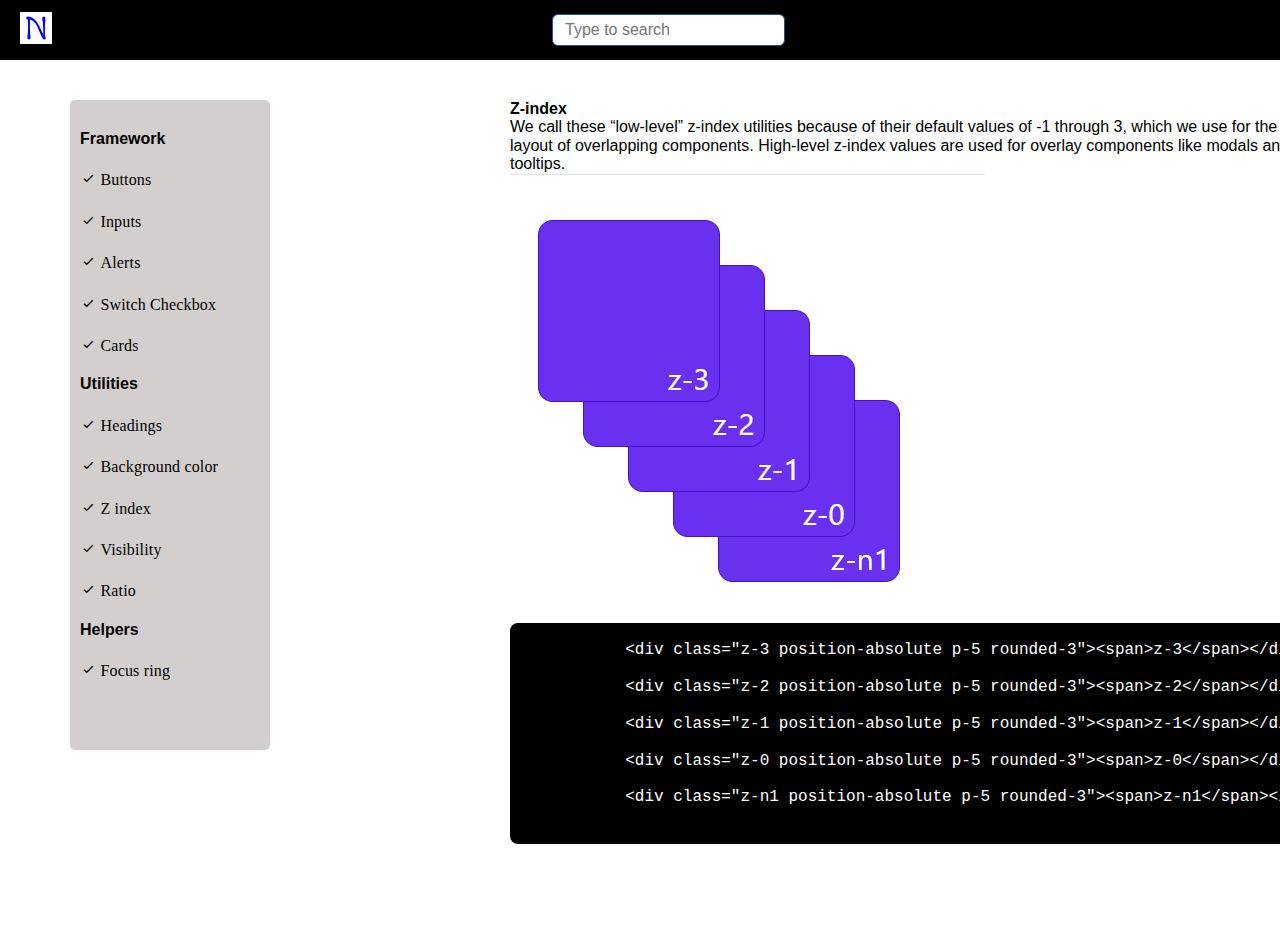
<file: pages/z-index/index.html>
<!DOCTYPE html>
<html lang="en">
  <head>
    <meta charset="UTF-8" />
    <meta name="viewport" content="width=device-width, initial-scale=1.0" />
    <title>CSS FRAMEWORK</title>
    <!-- Boxicons -->
    <link
      href="https://unpkg.com/boxicons@2.1.4/css/boxicons.min.css"
      rel="stylesheet"
        />
        
    <!-- Favicon -->
    <link rel="icon" href="../../public/favicon/favicon_io/favicon.ico" />
    <link rel="stylesheet" href="../../css/main.min.css" />
  </head>
  <body>
    <header class="bg-dark">
      <div class="container">
        <nav class="flex justify-between item-center">
          <a href="#"
            ><img
              src="../../public/favicon/favicon_io/favicon-32x32.png"
              alt="icon"
          /></a>

          <ul class="flex gap-x-16">
            <label for="search">
              <input
                type="search"
                placeholder="Type to search"
                id="search"
                class="input"
              />
            </label>
          </ul>
          <label class="switch">
            <input type="checkbox" />
            <span class="slider"></span>
          </label>
        </nav>
      </div>
    </header>
    <!-- Header ends -->
    <section id="background">
      <div class="container p">
        <div class="wrapper">
          <div class="side__bar">
            <h4>Framework</h4>
            <ul>
                <li>
                  <i class="bx bx-check"></i>
                  <a href="../../"> Buttons </a>
                </li>
                <li>
                  <i class="bx bx-check"></i>
                  <a href="../inputs/"> Inputs </a>
                </li>
                <li>
                  <i class="bx bx-check"></i>
                  <a href="../alerts/"> Alerts </a>
                </li>
  
                <li>
                  <i class="bx bx-check"></i>
                  <a href="../switchtoggles/"> Switch Checkbox </a>
                </li>
                <li>
                  <i class="bx bx-check"></i>
                  <a href="../cards/"> Cards </a>
                </li>
  
                <h4>Utilities</h4>
                <li>
                  <i class="bx bx-check"></i>
                  <a href="../headings/"> Headings </a>
                </li>
                <li>
                  <i class="bx bx-check"></i>
                  <a href="../background_color/">Background color</a>
                </li>
                <li>
                  <i class="bx bx-check"></i>
                  <a href="../z-index/">Z index</a>
                </li>
                <li>
                  <i class="bx bx-check"></i>
                  <a href="../visibility/">Visibility</a>
                </li>
                <li>
                  <i class="bx bx-check"></i>
                  <a href="../ratio/">Ratio</a>
                </li>
                <h4>Helpers</h4>
                <li>
                    <i class="bx bx-check"></i>
                    <a href="../Focus_ring/">Focus ring</a>
                  </li>
              </ul>
          </div>
          <div class="context">
          <h4>
            Z-index
          </h4>
          <p>
            We call these “low-level” z-index utilities because of their default values of -1 through 3, which we use for the <br>
             layout of overlapping components. High-level z-index values are used for overlay components like modals and <br>
              tooltips.
          </p>
          <img src="../../assets/images/z-index.png" alt="z-index">
          <div class="wrapper bg-dark text-white rounded-4 my-8">
          <pre>
            <code>
            &lt;div class="z-3 position-absolute p-5 rounded-3"&gt;&lt;span&gt;z-3&lt;/span&gt;&lt;/div&gt;

            &lt;div class="z-2 position-absolute p-5 rounded-3"&gt;&lt;span&gt;z-2&lt;/span&gt;&lt;/div&gt;

            &lt;div class="z-1 position-absolute p-5 rounded-3"&gt;&lt;span&gt;z-1&lt;/span&gt;&lt;/div&gt;

            &lt;div class="z-0 position-absolute p-5 rounded-3"&gt;&lt;span&gt;z-0&lt;/span&gt;&lt;/div&gt;

            &lt;div class="z-n1 position-absolute p-5 rounded-3"&gt;&lt;span&gt;z-n1&lt;/span&gt;&lt;/div&gt;
            </code>
        </pre>
    </div>
        </div>
        </div>
      </div>
    </section>
  </body>
</html>
</file>
<file: css/main.min.css>
/*! normalize.css v8.0.1 | MIT License | github.com/necolas/normalize.css */html{line-height:1.15;-webkit-text-size-adjust:100%}body{margin:0}main{display:block}h1{font-size:2em;margin:.67em 0}hr{box-sizing:content-box;height:0;overflow:visible}pre{font-family:monospace,monospace;font-size:1em}a{background-color:rgba(0,0,0,0)}abbr[title]{border-bottom:none;text-decoration:underline;text-decoration:underline dotted}b,strong{font-weight:bolder}code,kbd,samp{font-family:monospace,monospace;font-size:1em}small{font-size:80%}sub,sup{font-size:75%;line-height:0;position:relative;vertical-align:baseline}sub{bottom:-0.25em}sup{top:-0.5em}img{border-style:none}button,input,optgroup,select,textarea{font-family:inherit;font-size:100%;line-height:1.15;margin:0}button,input{overflow:visible}button,select{text-transform:none}button,[type=button],[type=reset],[type=submit]{-webkit-appearance:button}button::-moz-focus-inner,[type=button]::-moz-focus-inner,[type=reset]::-moz-focus-inner,[type=submit]::-moz-focus-inner{border-style:none;padding:0}button:-moz-focusring,[type=button]:-moz-focusring,[type=reset]:-moz-focusring,[type=submit]:-moz-focusring{outline:1px dotted ButtonText}fieldset{padding:.35em .75em .625em}legend{box-sizing:border-box;color:inherit;display:table;max-width:100%;padding:0;white-space:normal}progress{vertical-align:baseline}textarea{overflow:auto}[type=checkbox],[type=radio]{box-sizing:border-box;padding:0}[type=number]::-webkit-inner-spin-button,[type=number]::-webkit-outer-spin-button{height:auto}[type=search]{-webkit-appearance:textfield;outline-offset:-2px}[type=search]::-webkit-search-decoration{-webkit-appearance:none}::-webkit-file-upload-button{-webkit-appearance:button;font:inherit}details{display:block}summary{display:list-item}template{display:none}[hidden]{display:none}*,*::after,*::before{margin:0;padding:0;box-sizing:border-box;scroll-behavior:smooth}.container{max-width:1440px;margin:0 auto;padding:0 20px}a{text-decoration:none;background:rgba(0,0,0,0)}ul{list-style-type:none}button{outline:none;border:none}body{background-color:#fff}.p{padding:70px}.wrapper{display:flex;flex-direction:row;gap:240px;align-items:start}.context{margin-top:30px}*{font-family:sans-serif}* span{color:red}.bg-primary{background:#22577a}.bg-secondary{background:#38a3a5}.bg-success{background:#57cc99}.bg-lime{background:#57cc99}.bg-danger{background:crimson}.bg-warning{background:#ffc107}.bg-info{background:#17a2b8}.bg-dark{background:#000}.bg-white{background:#fff}.gap-2{gap:4px}.gap-4{gap:8px}.gap-6{gap:12px}.gap-8{gap:16px}.gap-10{gap:20px}.gap-12{gap:24px}.gap-14{gap:28px}.gap-16{gap:32px}.gap-18{gap:36px}.gap-20{gap:40px}.gap-x-2{column-gap:4px}.gap-x-4{column-gap:8px}.gap-x-6{column-gap:12px}.gap-x-8{column-gap:16px}.gap-x-10{column-gap:20px}.gap-x-12{column-gap:24px}.gap-x-14{column-gap:28px}.gap-x-16{column-gap:32px}.gap-x-18{column-gap:36px}.gap-x-20{column-gap:40px}.gap-y-2{row-gap:4px}.gap-y-4{row-gap:8px}.gap-y-6{row-gap:12px}.gap-y-8{row-gap:16px}.gap-y-10{row-gap:20px}.gap-y-12{row-gap:24px}.gap-y-14{row-gap:28px}.gap-y-16{row-gap:32px}.gap-y-18{row-gap:36px}.gap-y-20{row-gap:40px}.fs-1{font-size:14px}.fs-2{font-size:16px}.fs-3{font-size:18px}.fs-4{font-size:20px}.fs-5{font-size:22px}.fs-6{font-size:24px}.flex{display:flex}.block{display:block}.grid{display:grid;grid-template-columns:repeat(2, 1fr);grid-template-rows:repeat(2, 1fr);grid-column-gap:20px;grid-row-gap:10px}.inline-block{display:inline-block}.inline{display:inline}.none{display:none}.justify-center{justify-content:center}.justify-end{justify-content:end}.justify-start{justify-content:start}.justify-between{justify-content:space-between}.justify-around{justify-content:space-around}.justify-evenly{justify-content:space-evenly}.item-start{align-items:flex-start}.item-end{align-items:flex-end}.item-center{align-items:center}.item-stretch{align-items:stretch}.text-primary{color:#22577a}.text-secondary{color:#38a3a5}.text-success{color:#57cc99}.text-danger{color:crimson}.text-warning{color:#ffc107}.text-info{color:#17a2b8}.text-dark{color:#000}.text-white{color:#fff}.text-transparent{color:rgba(0,0,0,0)}.rounded-2{border-radius:6px}.rounded-4{border-radius:8px}.rounded-6{border-radius:12px}.rounded-8{border-radius:16px}.rounded-10{border-radius:20px}.rounded-12{border-radius:24px}.rounded-14{border-radius:28px}.rounded-16{border-radius:32px}.rounded-18{border-radius:36px}.rounded-20{border-radius:40px}.m-1{margin:2px}.m-2{margin:4px}.m-3{margin:6px}.m-4{margin:8px}.m-5{margin:10px}.m-6{margin:12px}.m-7{margin:14px}.m-8{margin:16px}.m-9{margin:18px}.m-10{margin:20px}.m-11{margin:22px}.my-1{margin:2px 0}.my-2{margin:4px 0}.my-3{margin:6px 0}.my-4{margin:8px 0}.my-5{margin:10px 0}.my-6{margin:12px 0}.my-7{margin:14px 0}.my-8{margin:16px 0}.my-9{margin:18px 0}.my-10{margin:20px 0}.my-11{margin:22px 0}header{height:60px;display:flex;align-items:center;position:fixed;width:100%}header nav{display:flex;justify-content:space-between;gap:500px}.side__bar{min-width:200px;height:650px;background-color:#d3cfcf;display:flex;flex-direction:column;margin-top:30px;padding-top:10px;border-radius:5px;padding-left:10px}.side__bar:hover{box-shadow:rgba(99,99,99,.2) 0px 2px 8px 0px}.side__bar h4{padding-top:20px}.side__bar li{padding-top:22px}.side__bar li:hover{color:#5b5bdb}.side__bar li a{font-family:Nuckle;font-size:16px;font-weight:539;line-height:19px;letter-spacing:.01em;text-align:left;color:#000}.side__bar li a:hover{text-decoration:underline;background-color:#9f8fdb}.btn{padding:8px 14px;border-radius:6px;background:rgba(0,0,0,0);border:1px solid #22577a;color:#22577a;font-family:sans-serif;cursor:pointer;transition:all .35s ease}.btn:hover{opacity:.86}.btn:hover a{color:#fff}.btn:focus{outline:3px solid rgba(35,88,123,.224)}.btn-outlined{background:rgba(0,0,0,0)}.btn-primary{background:#22577a;color:#fff}.btn-secondary{background:#38a3a5;color:#fff}.btn-success{background:#57cc99;color:#fff}.btn-danger{background:crimson;color:#fff}.btn-warning{background:#ffc107;color:#fff}.btn-info{background:#17a2b8;color:#fff}.btn-dark{background:#000;color:#fff}.btn-large{background-color:#316cf4;color:#fff;width:150px}.btn-small{background-color:#6e757c;color:#fff;height:31px;padding:2px}.input{padding:6px 12px;border:1.23px solid #22577a;border-radius:6px;transition:all .3s ease;font-family:sans-serif}.input:focus{outline:3px solid rgba(35,88,123,.224)}.input-success{border:1.23px solid #57cc99;color:#22577a}.input-success:focus{outline:3px solid rgba(87,203,153,.224)}.input-error{border:1.23px solid crimson;color:crimson}.input-error:focus{outline:3px solid rgba(219,20,60,.224)}.input-warning{border:1.23px solid #ffc107;color:#22577a}.input-warning:focus{outline:3px solid rgba(255,193,5,.224)}.input-info{border:1.23px solid #17a2b8;color:#22577a}.input-info:focus{outline:3px solid rgba(23,164,186,.224)}.switch{font-size:17px;position:relative;display:inline-block;width:3.5em;height:2em}.switch input{opacity:0;width:0;height:0}.slider{position:absolute;cursor:pointer;top:0;left:0;right:0;bottom:0;background-color:#2196f3;transition:.4s;border-radius:30px}.slider:before{position:absolute;content:"";height:1.4em;width:1.4em;border-radius:20px;left:.3em;bottom:.3em;background-color:#ff0;transition:.4s}.switch input:checked+.slider:before{background-color:#000;border-radius:50px;box-shadow:inset 9px 0px 1px 0px #fff}.switch input:checked+.slider{background-color:#000}.switch input:focus+.slider{box-shadow:0 0 1px #2196f3}.switch input:checked+.slider:before{transform:translateX(1.5em)}.alert{padding:20px;background-color:#f44336;color:#000;opacity:1;transition:opacity .6;margin-bottom:15px;cursor:pointer;display:block;max-width:1000px}.alert-primary{background-color:#d2e1fc}.alert-primary:hover,.alert-primary:active{color:#f44336}.alert-secondary{background-color:#e2e3e5}.alert-secondary:hover,.alert-secondary:active{font-size:180%}.alert-success{background-color:#d5e6de}.alert-success:hover,.alert-success:active{background:#f44336}.alert-danger{background-color:#f2d8da}.alert-danger:hover,.alert-danger:active{font-family:monospace}.alert-warning{background-color:#fdf3d1}.alert-warning:hover,.alert-warning:active{text-decoration:line-through}.alert-info{background-color:#d6f3fb}.alert-info:hover,.alert-info:active{text-transform:uppercase}.alert-light{background-color:#fcfcfd}.alert-light:hover,.alert-light:active{text-decoration:underline}.alert-dark{background-color:#cfd4d9}.alert-dark:hover{opacity:.3}.defualtswitch{position:relative;display:inline-block;width:60px;height:34px}.defualtswitch input{display:none}.defualtswitch .slider{position:absolute;cursor:pointer;top:0;left:0;right:0;bottom:0;background-color:#ccc;border-radius:34px;transition:.4s}.defualtswitch .slider:before{position:absolute;content:"";height:26px;width:26px;left:4px;bottom:4px;background-color:#fff;border-radius:50%;transition:.4s}.defualtswitch input:checked+.slider{background-color:#007bff}.defualtswitch input:checked+.slider:before{transform:translateX(26px)}.checkedswitch{position:relative;display:inline-block;width:60px;height:34px}.checkedswitch input{display:none}.checkedswitch .slider{position:absolute;cursor:pointer;top:0;left:0;right:0;bottom:0;background-color:#ccc;border-radius:34px;transition:.4s}.checkedswitch .slider:before{position:absolute;content:"";height:26px;width:26px;left:4px;bottom:4px;background-color:#fff;border-radius:50%;transition:.4s}.checkedswitch input:checked+.slider{background-color:#007bff}.checkedswitch input:checked+.slider:before{transform:translateX(26px)}.disabledswitch{position:relative;display:inline-block;width:60px;height:34px}.disabledswitch input{display:none}.disabledswitch .slider{position:absolute;cursor:pointer;top:0;left:0;right:0;bottom:0;background-color:#ccc;border-radius:34px;transition:.4s}.disabledswitch .slider:before{position:absolute;content:"";height:26px;width:26px;left:4px;bottom:4px;background-color:#fff;border-radius:50%;transition:.4s}.disabledswitch input:checked+.slider{background-color:#007bff}.disabledswitch input:checked+.slider:before{transform:translateX(26px)}.checkedswitch{position:relative;display:inline-block;width:60px;height:34px}.checkedswitch input{display:none}.checkedswitch .slider{position:absolute;cursor:pointer;top:0;left:0;right:0;bottom:0;background-color:#ccc;border-radius:34px;transition:.4s}.checkedswitch .slider:before{position:absolute;content:"";height:26px;width:26px;left:4px;bottom:4px;background-color:#fff;border-radius:50%;transition:.4s}.checkedswitch input:checked+.slider{background-color:#007bff}.checkedswitch input:checked+.slider:before{transform:translateX(26px)}.checkedswitch input:disabled+.slider{opacity:.5;pointer-events:none}.disabledswitch{position:relative;display:inline-block;width:60px;height:34px}.disabledswitch input{display:none}.disabledswitch .slider{position:absolute;cursor:pointer;top:0;left:0;right:0;bottom:0;background-color:#ccc;border-radius:34px;transition:.4s}.disabledswitch .slider:before{position:absolute;content:"";height:26px;width:26px;left:4px;bottom:4px;background-color:#fff;border-radius:50%;transition:.4s}.disabledswitch input:checked+.slider{background-color:#007bff}.disabledswitch input:checked+.slider:before{transform:translateX(26px)}.disabledchswitch{position:relative;display:inline-block;width:60px;height:34px}.disabledchswitch input{display:none}.disabledchswitch .slider{position:absolute;cursor:pointer;top:0;left:0;right:0;bottom:0;background-color:#ccc;border-radius:34px;transition:.4s}.disabledchswitch .slider:before{position:absolute;content:"";height:26px;width:26px;left:4px;bottom:4px;background-color:#fff;border-radius:50%;transition:.4s}.disabledchswitch input:checked+.slider{background-color:#007bff}.disabledchswitch input:checked+.slider:before{transform:translateX(26px)}.disabledchswitch input:disabled+.slider{opacity:.5;pointer-events:none}.disabledchswitch input:disabled:checked+.slider{background-color:#007bff}.disabledchswitch input:disabled:checked+.slider:before{transform:translateX(26px)}.basiccard{width:300px;border:1px solid #ccc;border-radius:8px;overflow:hidden;margin:20px}.basiccard .basiccard-image{width:100%;height:auto}.basiccard .basiccard-content{padding:20px}.basiccard .basiccard-content h2{font-size:18px;margin-bottom:10px}.basiccard .basiccard-content p{font-size:14px}.basiccard .basiccard-content .button{display:block;margin-top:10px;padding:8px 16px;background-color:#007bff;color:#fff;text-decoration:none;border-radius:4px;text-align:center}.basiccard .basiccard-content .button:hover{background-color:#0056b3}.imageoverlaycard{width:300px;border:1px solid #ccc;border-radius:8px;overflow:hidden;margin:20px}.imageoverlaycard .imageoverlaycard-image{position:relative;width:100%}.imageoverlaycard .imageoverlaycard-image img{width:100%;height:auto}.imageoverlaycard .imageoverlaycard-image .overlay{position:absolute;top:0;left:0;width:100%;height:100%;background-color:rgba(0,0,0,.5);opacity:0;transition:opacity .3s ease}.imageoverlaycard .imageoverlaycard-image .overlay:hover{opacity:1}.imageoverlaycard .imageoverlaycard-content{padding:20px;color:red}.imageoverlaycard .imageoverlaycard-content h2{font-size:18px;margin-bottom:10px}.imageoverlaycard .imageoverlaycard-content p{font-size:14px}.imageoverlaycard .imageoverlaycard-content .button{display:block;margin-top:10px;padding:8px 16px;background-color:#007bff;color:#fff;text-decoration:none;border-radius:4px;text-align:center}.imageoverlaycard .imageoverlaycard-content .button:hover{background-color:#0056b3}.card-horizontal{display:flex;border:1px solid #ccc;border-radius:8px;overflow:hidden;height:200px}.card-horizontal .card-horizontal-image{flex:0 0 auto;width:150px}.card-horizontal .card-horizontal-image img{width:100%;height:auto}.card-horizontal .card-horizontal-content{flex:1 1 auto;padding:20px}.card-horizontal .card-horizontal-content h2{font-size:18px;margin-bottom:10px}.card-horizontal .card-horizontal-content p{font-size:14px}.card-horizontal .card-horizontal-content .button{display:inline-block;padding:8px 16px;background-color:#007bff;color:#fff;text-decoration:none;border-radius:4px;text-align:center;margin-top:30px}.card-horizontal .card-horizontal-content .button:hover{background-color:#0056b3}.header-card{background-color:#f8f9fa;border:1px solid #ced4da;border-radius:8px;padding:20px;height:200px}.header-card .header-card-content h2{font-size:24px;margin-bottom:10px}.header-card .header-card-content p{font-size:16px;margin-bottom:15px}.header-card .header-card-content .button{display:inline-block;padding:8px 16px;background-color:#007bff;color:#fff;text-decoration:none;border-radius:4px;text-align:center}.header-card .header-card-content .button:hover{background-color:#0056b3}.custom-link{display:inline-flex;padding:.25rem .5rem;text-decoration:none;border:none;border-radius:.5rem;color:inherit;background-color:rgba(0,0,0,0);cursor:pointer}.custom-link:focus{outline:none;box-shadow:0 0 0 .2rem rgba(0,123,255,.5)}.custom-link:focus:not(:focus-visible){outline:none}.link{text-decoration:none;padding:10px 20px;margin:0 10px;cursor:pointer;font-size:16px}.link1{color:#007bff}.link2{color:#6c757d}.link3{color:#ffc107}.link4{color:#28a745}.link:focus{outline:none}.link1:focus{box-shadow:0 0 0 3px rgba(0,123,255,.5)}.link2:focus{box-shadow:0 0 0 3px rgba(108,117,125,.5)}.link3:focus{box-shadow:0 0 0 3px rgba(255,193,7,.5)}.link4:focus{box-shadow:0 0 0 3px rgba(40,167,69,.5)}#buttonspage .wrapper{display:flex;flex-direction:row;gap:240px}#buttonspage .wrapper h4{margin-bottom:20px}#buttonspage .wrapper p{background-color:#d6f3fb;margin-top:20px}#buttonspage .wrapper__bottom{display:flex;flex-direction:column;align-items:start;margin-left:400px}#buttonspage .wrapper__bottom h4{text-align:left;margin-top:20px}#buttonspage .wrapper__bottom p{margin-top:20px}#buttonspage .buttons{margin-top:20px}#background .wrapper{display:flex;flex-direction:row;gap:240px}#background .wrapper .background_colors{margin-top:20px}#background .wrapper .opacity_ex{margin-top:20px}/*# sourceMappingURL=main.min.css.map */
</file>
